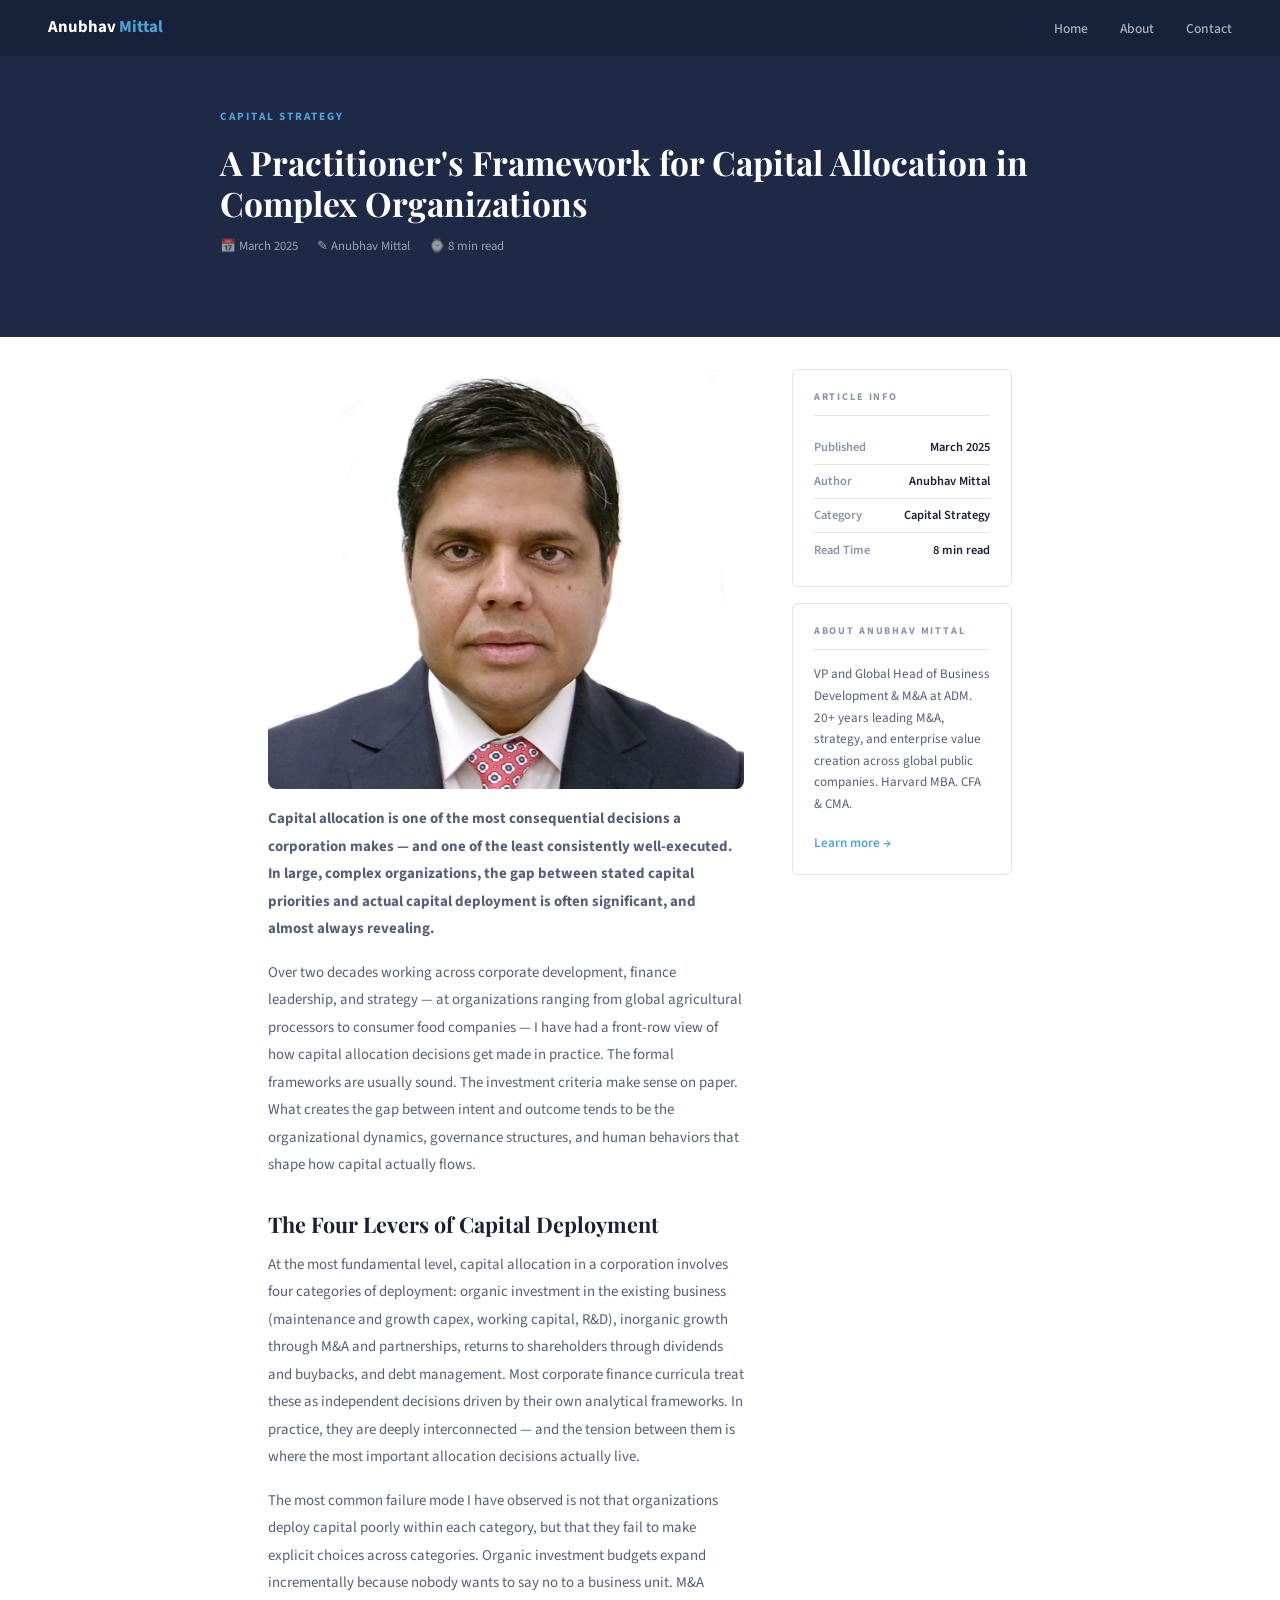
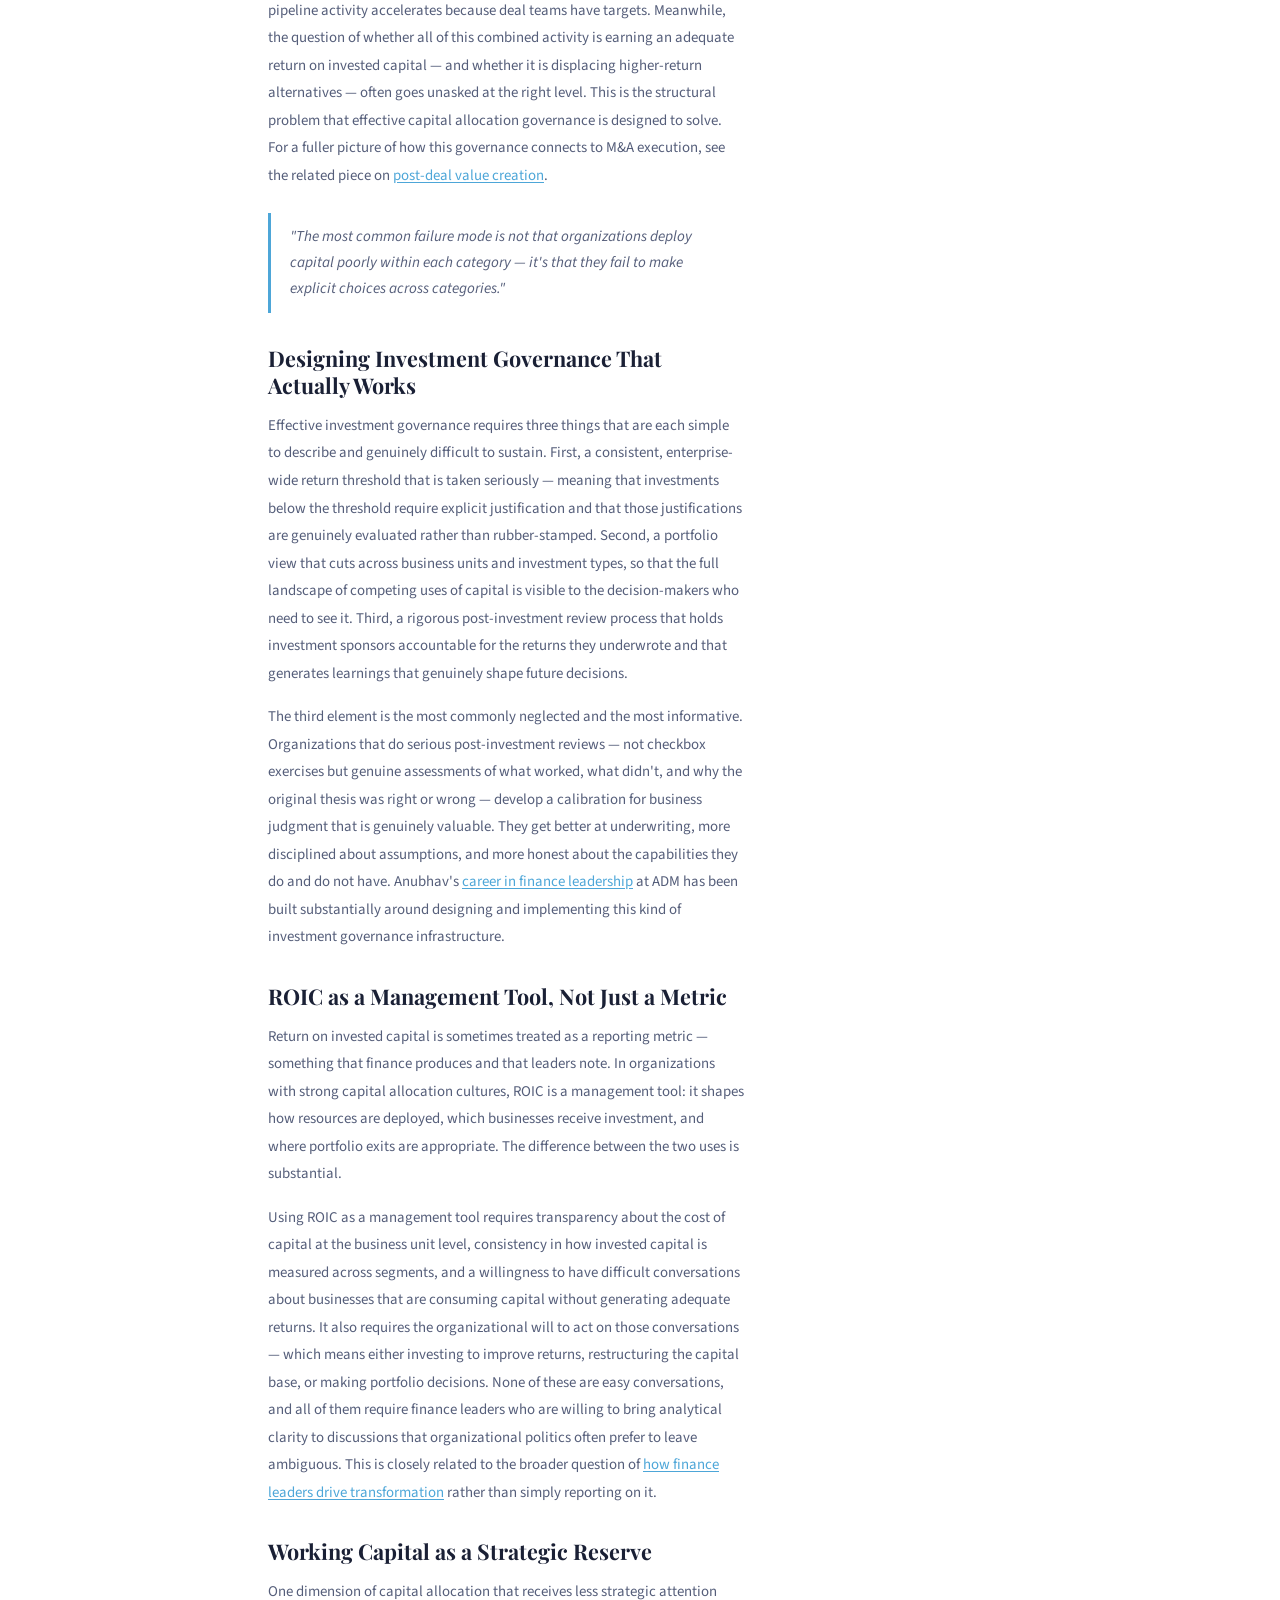
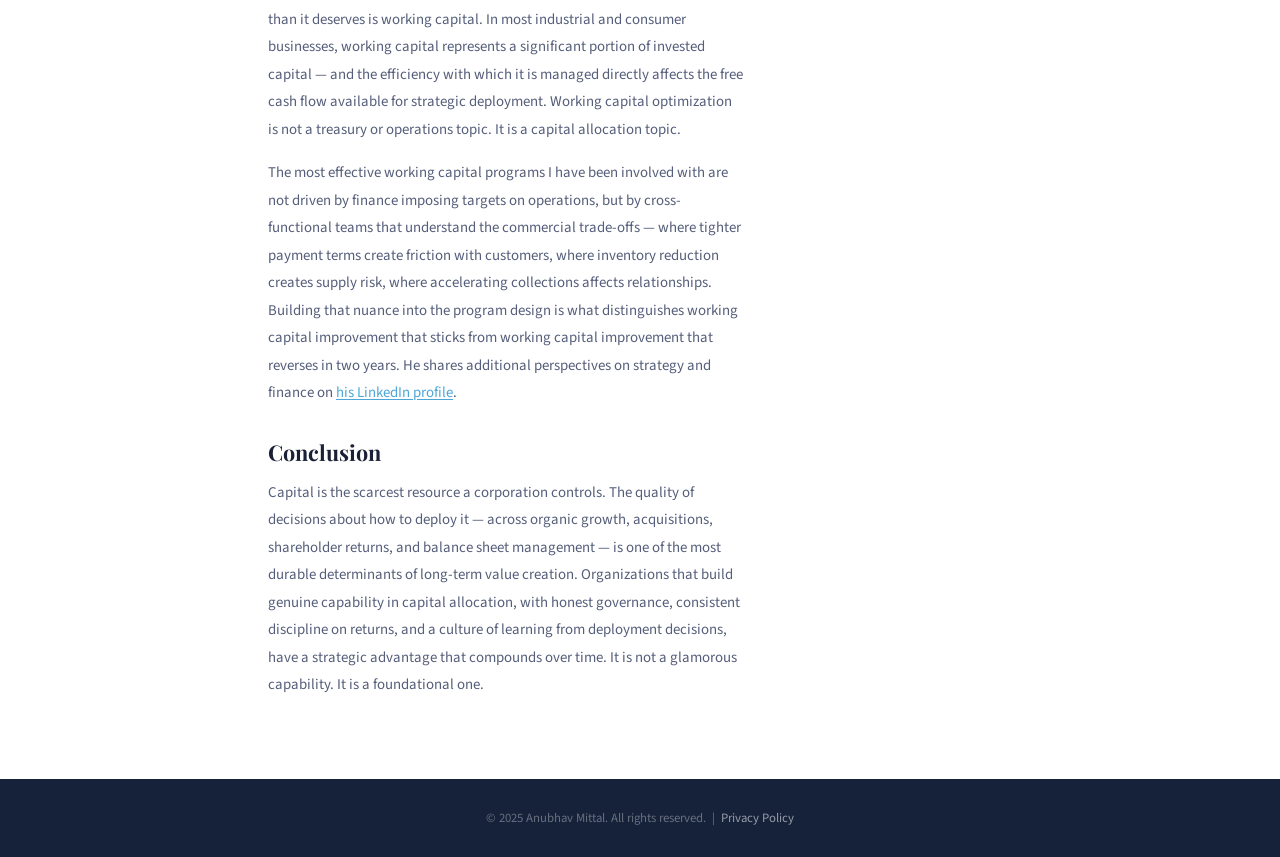
<file: capital-allocation-framework-private-equity.html>
<!DOCTYPE html>
<html lang="en">
<head>
<meta charset="UTF-8"/>
<meta name="viewport" content="width=device-width,initial-scale=1.0"/>
<title>A Practitioner's Framework for Capital Allocation in Complex Organizations | Anubhav Mittal</title>
<meta name="description" content="Anubhav Mittal shares a practitioner's perspective on capital allocation in large, complex organizations — covering investment governance, ROIC discipline, and the human dynamics that determine whether capital deployment creates or destroys value."/>
<link rel="canonical" href="https://anubhavmittal.netlify.app/capital-allocation-framework-private-equity.html"/>

<!-- Open Graph -->
<meta property="og:type" content="article"/>
<meta property="og:title" content="A Practitioner's Framework for Capital Allocation in Complex Organizations"/>
<meta property="og:description" content="Anubhav Mittal shares a practitioner's perspective on capital allocation in large, complex organizations — covering investment governance, ROIC discipline, and the human dynamics that determine whether capital deployment creates or destroys value."/>
<meta property="og:image" content="https://anubhavmittal.netlify.app/images/article-2.jpg"/>
<meta property="og:url" content="https://anubhavmittal.netlify.app/capital-allocation-framework-private-equity.html"/>

<link href="https://fonts.googleapis.com/css2?family=Playfair+Display:wght@700&family=Source+Sans+3:wght@300;400;500;600&display=swap" rel="stylesheet"/>
<link rel="stylesheet" href="assets/style.css"/>

<!-- JSON-LD Schema -->
<script type="application/ld+json">
{
  "@context": "https://schema.org",
  "@graph": [
    {
      "@type": "Person",
      "@id": "https://anubhavmittal.netlify.app/#person",
      "name": "Anubhav Mittal",
      "jobTitle": "VP and Global Head of Business Development & M&A",
      "url": "https://anubhavmittal.netlify.app/",
      "image": "https://anubhavmittal.netlify.app/images/hero.jpg",
      "sameAs": [
        "https://www.facebook.com/anubhav.mittal.581/",
        "https://www.linkedin.com/in/mittalanubhav",
        "https://es.quora.com/profile/Anubhav-Mittal",
        "https://www.reddit.com/user/AnubhavMittal1/",
        "https://github.com/AnubhavMittal01",
        "https://www.crunchbase.com/home",
        "https://dribbble.com/anubhavmittal",
        "https://gravatar.com/anubhavmittal1",
        "https://vimeo.com/anubhavmittal",
        "https://www.producthunt.com/@anubhavmittal01",
        "https://www.angellist.com/",
        "https://www.f6s.com/anubhav-mittal1",
        "https://substack.com/@anubhavmittal1",
        "https://scholar.google.com/citations?user=1wNlmIypxcgC",
        "https://patch.com/users/anubhav-mittal",
        "https://medium.com/@anubhavmittal01",
        "https://muckrack.com/anubhav-mittal-1/bio",
        "https://www.wikidata.org/wiki/User:Anubhavmittal01",
        "https://www.goodreads.com/user/show/200786921-anubhav-mittal",
        "https://www.slideshare.net/anubhavmittal34",
        "https://wikialpha.co/wiki/User:Anubhavmittal01",
        "https://anubhavmittal.com/"
      ]
    },
    {
      "@type": "WebSite",
      "@id": "https://anubhavmittal.netlify.app/#website",
      "url": "https://anubhavmittal.netlify.app/",
      "name": "Anubhav Mittal",
      "publisher": { "@id": "https://anubhavmittal.netlify.app/#person" }
    },
    {
      "@type": "Article",
      "@id": "https://anubhavmittal.netlify.app/capital-allocation-framework-private-equity.html",
      "headline": "A Practitioner's Framework for Capital Allocation in Complex Organizations",
      "datePublished": "2025-03-01",
      "author": { "@id": "https://anubhavmittal.netlify.app/#person" },
      "image": "https://anubhavmittal.netlify.app/images/article-2.jpg",
      "mainEntityOfPage": "https://anubhavmittal.netlify.app/capital-allocation-framework-private-equity.html",
      "url": "https://anubhavmittal.netlify.app/capital-allocation-framework-private-equity.html"
    }
  ]
}
</script>
</head>
<body>

<!-- ══ NAV ═══════════════════════════════════════════════════════ -->
<nav id="main-nav">
  <a class="nav-logo" href="/">Anubhav<span> Mittal</span></a>
  <ul class="nav-links">
    <li><a href="/">Home</a></li>
    <li><a href="about.html">About</a></li>
    <li><a href="contact.html">Contact</a></li>
  </ul>
</nav>

<!-- ══ ARTICLE HERO ══════════════════════════════════════════════ -->
<div class="art-hero">
  <div class="art-hero-inner">
    <p class="eyebrow" style="color:var(--blue)">Capital Strategy</p>
    <h1 class="art-hero-title">A Practitioner's Framework for Capital Allocation in Complex Organizations</h1>
    <div class="art-meta">
      <div class="art-meta-item">&#128197; March 2025</div>
      <div class="art-meta-item">&#9998; Anubhav Mittal</div>
      <div class="art-meta-item">&#8986; 8 min read</div>
    </div>
  </div>
</div>

<!-- ══ ARTICLE BODY ══════════════════════════════════════════════ -->
<div class="art-body">
  <article>
    <img class="art-hero-image" src="images/article-2.jpg" alt="Capital allocation framework for complex organizations"/>

    <p class="art-p"><strong>Capital allocation is one of the most consequential decisions a corporation makes — and one of the least consistently well-executed. In large, complex organizations, the gap between stated capital priorities and actual capital deployment is often significant, and almost always revealing.</strong></p>

    <p class="art-p">Over two decades working across corporate development, finance leadership, and strategy — at organizations ranging from global agricultural processors to consumer food companies — I have had a front-row view of how capital allocation decisions get made in practice. The formal frameworks are usually sound. The investment criteria make sense on paper. What creates the gap between intent and outcome tends to be the organizational dynamics, governance structures, and human behaviors that shape how capital actually flows.</p>

    <h2 class="art-h2">The Four Levers of Capital Deployment</h2>
    <p class="art-p">At the most fundamental level, capital allocation in a corporation involves four categories of deployment: organic investment in the existing business (maintenance and growth capex, working capital, R&amp;D), inorganic growth through M&amp;A and partnerships, returns to shareholders through dividends and buybacks, and debt management. Most corporate finance curricula treat these as independent decisions driven by their own analytical frameworks. In practice, they are deeply interconnected — and the tension between them is where the most important allocation decisions actually live.</p>
    <p class="art-p">The most common failure mode I have observed is not that organizations deploy capital poorly within each category, but that they fail to make explicit choices across categories. Organic investment budgets expand incrementally because nobody wants to say no to a business unit. M&amp;A pipeline activity accelerates because deal teams have targets. Meanwhile, the question of whether all of this combined activity is earning an adequate return on invested capital — and whether it is displacing higher-return alternatives — often goes unasked at the right level. This is the structural problem that effective capital allocation governance is designed to solve. For a fuller picture of how this governance connects to M&amp;A execution, see the related piece on <a href="ma-value-creation-beyond-the-deal.html">post-deal value creation</a>.</p>

    <div class="art-quote">"The most common failure mode is not that organizations deploy capital poorly within each category — it's that they fail to make explicit choices across categories."</div>

    <h2 class="art-h2">Designing Investment Governance That Actually Works</h2>
    <p class="art-p">Effective investment governance requires three things that are each simple to describe and genuinely difficult to sustain. First, a consistent, enterprise-wide return threshold that is taken seriously — meaning that investments below the threshold require explicit justification and that those justifications are genuinely evaluated rather than rubber-stamped. Second, a portfolio view that cuts across business units and investment types, so that the full landscape of competing uses of capital is visible to the decision-makers who need to see it. Third, a rigorous post-investment review process that holds investment sponsors accountable for the returns they underwrote and that generates learnings that genuinely shape future decisions.</p>
    <p class="art-p">The third element is the most commonly neglected and the most informative. Organizations that do serious post-investment reviews — not checkbox exercises but genuine assessments of what worked, what didn't, and why the original thesis was right or wrong — develop a calibration for business judgment that is genuinely valuable. They get better at underwriting, more disciplined about assumptions, and more honest about the capabilities they do and do not have. Anubhav's <a href="about.html">career in finance leadership</a> at ADM has been built substantially around designing and implementing this kind of investment governance infrastructure.</p>

    <h2 class="art-h2">ROIC as a Management Tool, Not Just a Metric</h2>
    <p class="art-p">Return on invested capital is sometimes treated as a reporting metric — something that finance produces and that leaders note. In organizations with strong capital allocation cultures, ROIC is a management tool: it shapes how resources are deployed, which businesses receive investment, and where portfolio exits are appropriate. The difference between the two uses is substantial.</p>
    <p class="art-p">Using ROIC as a management tool requires transparency about the cost of capital at the business unit level, consistency in how invested capital is measured across segments, and a willingness to have difficult conversations about businesses that are consuming capital without generating adequate returns. It also requires the organizational will to act on those conversations — which means either investing to improve returns, restructuring the capital base, or making portfolio decisions. None of these are easy conversations, and all of them require finance leaders who are willing to bring analytical clarity to discussions that organizational politics often prefer to leave ambiguous. This is closely related to the broader question of <a href="corporate-transformation-finance-leadership.html">how finance leaders drive transformation</a> rather than simply reporting on it.</p>

    <h2 class="art-h2">Working Capital as a Strategic Reserve</h2>
    <p class="art-p">One dimension of capital allocation that receives less strategic attention than it deserves is working capital. In most industrial and consumer businesses, working capital represents a significant portion of invested capital — and the efficiency with which it is managed directly affects the free cash flow available for strategic deployment. Working capital optimization is not a treasury or operations topic. It is a capital allocation topic.</p>
    <p class="art-p">The most effective working capital programs I have been involved with are not driven by finance imposing targets on operations, but by cross-functional teams that understand the commercial trade-offs — where tighter payment terms create friction with customers, where inventory reduction creates supply risk, where accelerating collections affects relationships. Building that nuance into the program design is what distinguishes working capital improvement that sticks from working capital improvement that reverses in two years. He shares additional perspectives on strategy and finance on <a href="https://www.linkedin.com/in/mittalanubhav" target="_blank" rel="noopener">his LinkedIn profile</a>.</p>

    <h2 class="art-h2">Conclusion</h2>
    <p class="art-p">Capital is the scarcest resource a corporation controls. The quality of decisions about how to deploy it — across organic growth, acquisitions, shareholder returns, and balance sheet management — is one of the most durable determinants of long-term value creation. Organizations that build genuine capability in capital allocation, with honest governance, consistent discipline on returns, and a culture of learning from deployment decisions, have a strategic advantage that compounds over time. It is not a glamorous capability. It is a foundational one.</p>
  </article>

  <aside class="art-sidebar-box">
    <div class="art-sb-box">
      <span class="art-sb-label">Article Info</span>
      <div class="art-sb-row"><span>Published</span><span>March 2025</span></div>
      <div class="art-sb-row"><span>Author</span><span>Anubhav Mittal</span></div>
      <div class="art-sb-row"><span>Category</span><span>Capital Strategy</span></div>
      <div class="art-sb-row"><span>Read Time</span><span>8 min read</span></div>
    </div>

    <div class="art-sb-box">
      <span class="art-sb-label">About Anubhav Mittal</span>
      <p style="font-size:.82rem;color:var(--tm);line-height:1.65;margin-bottom:.8rem">VP and Global Head of Business Development &amp; M&amp;A at ADM. 20+ years leading M&amp;A, strategy, and enterprise value creation across global public companies. Harvard MBA. CFA &amp; CMA.</p>
      <a href="about.html" style="font-size:.82rem;font-weight:600;color:var(--blue);text-decoration:none">Learn more →</a>
    </div>
  </aside>
</div>

<footer>
  <p>&copy; 2025 Anubhav Mittal. All rights reserved. &nbsp;|&nbsp; <a href="privacy.html">Privacy Policy</a></p>
</footer>
</body>
</html>
</file>
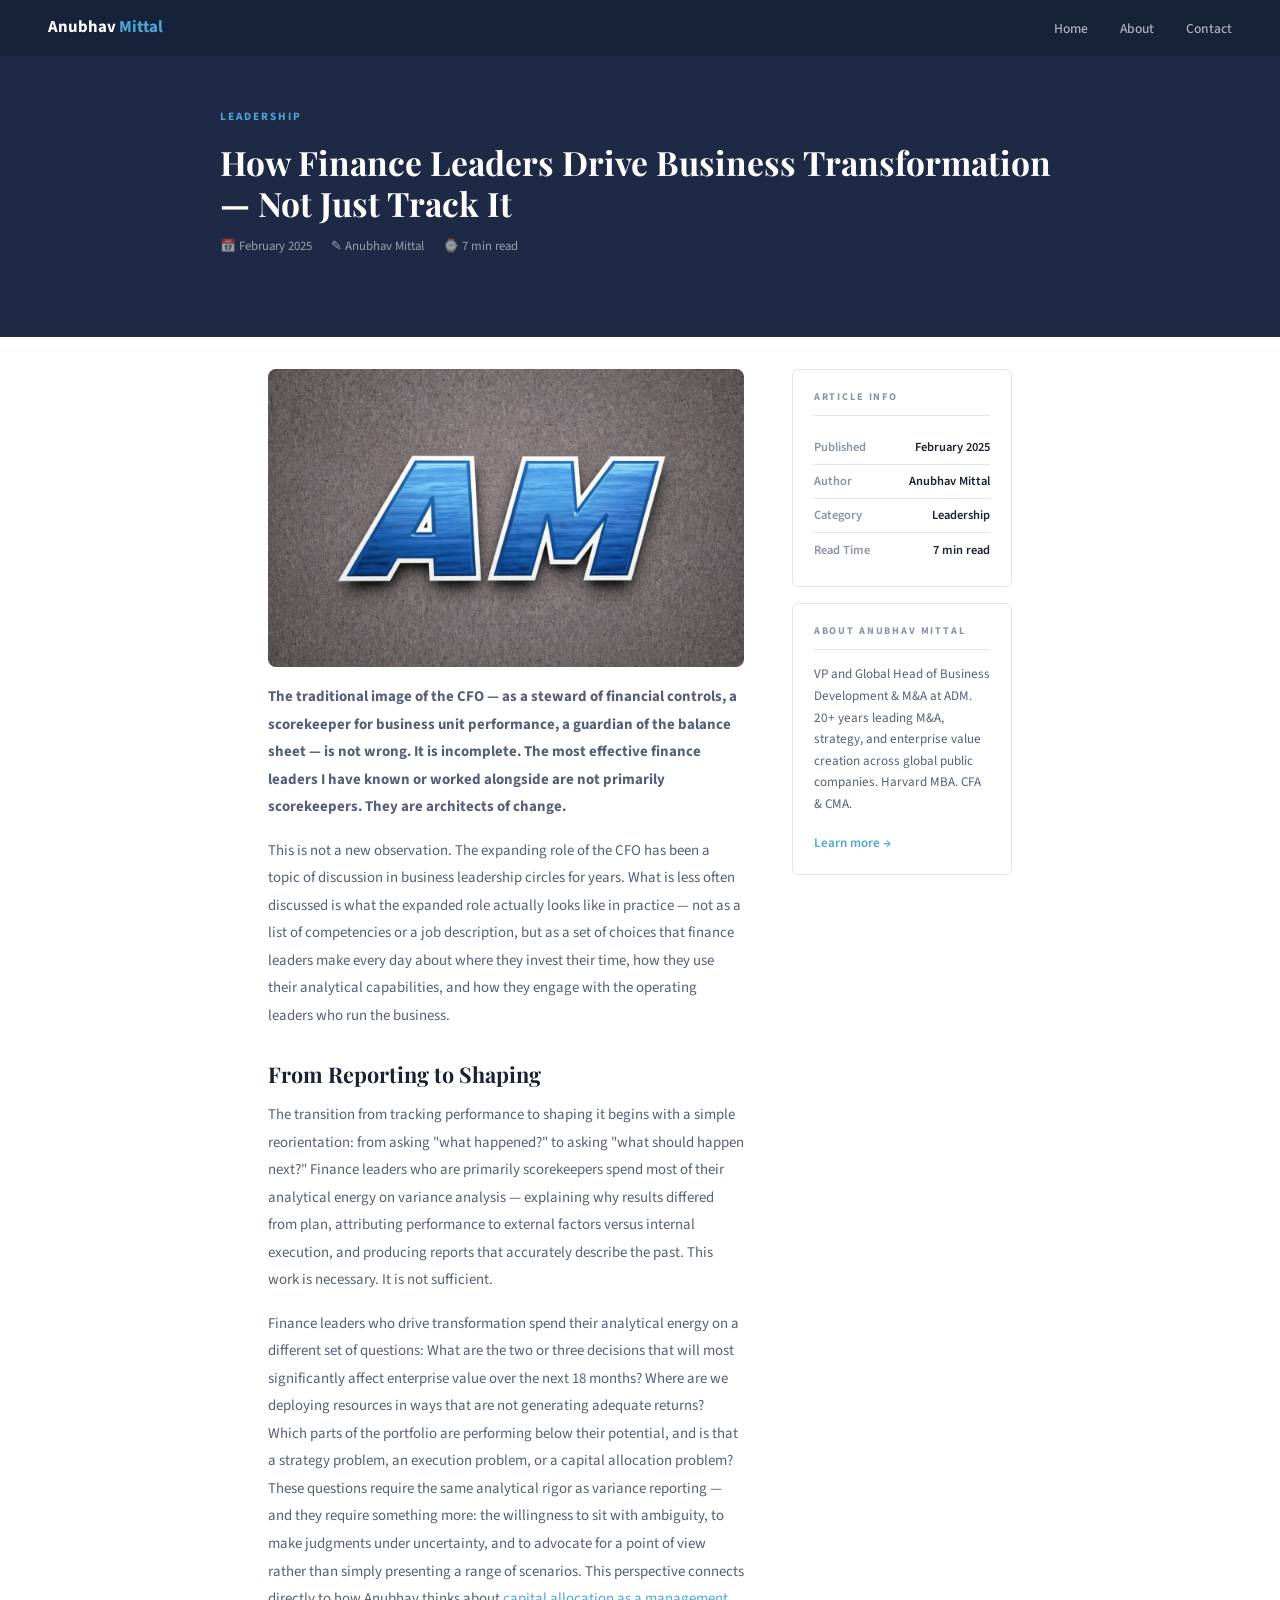
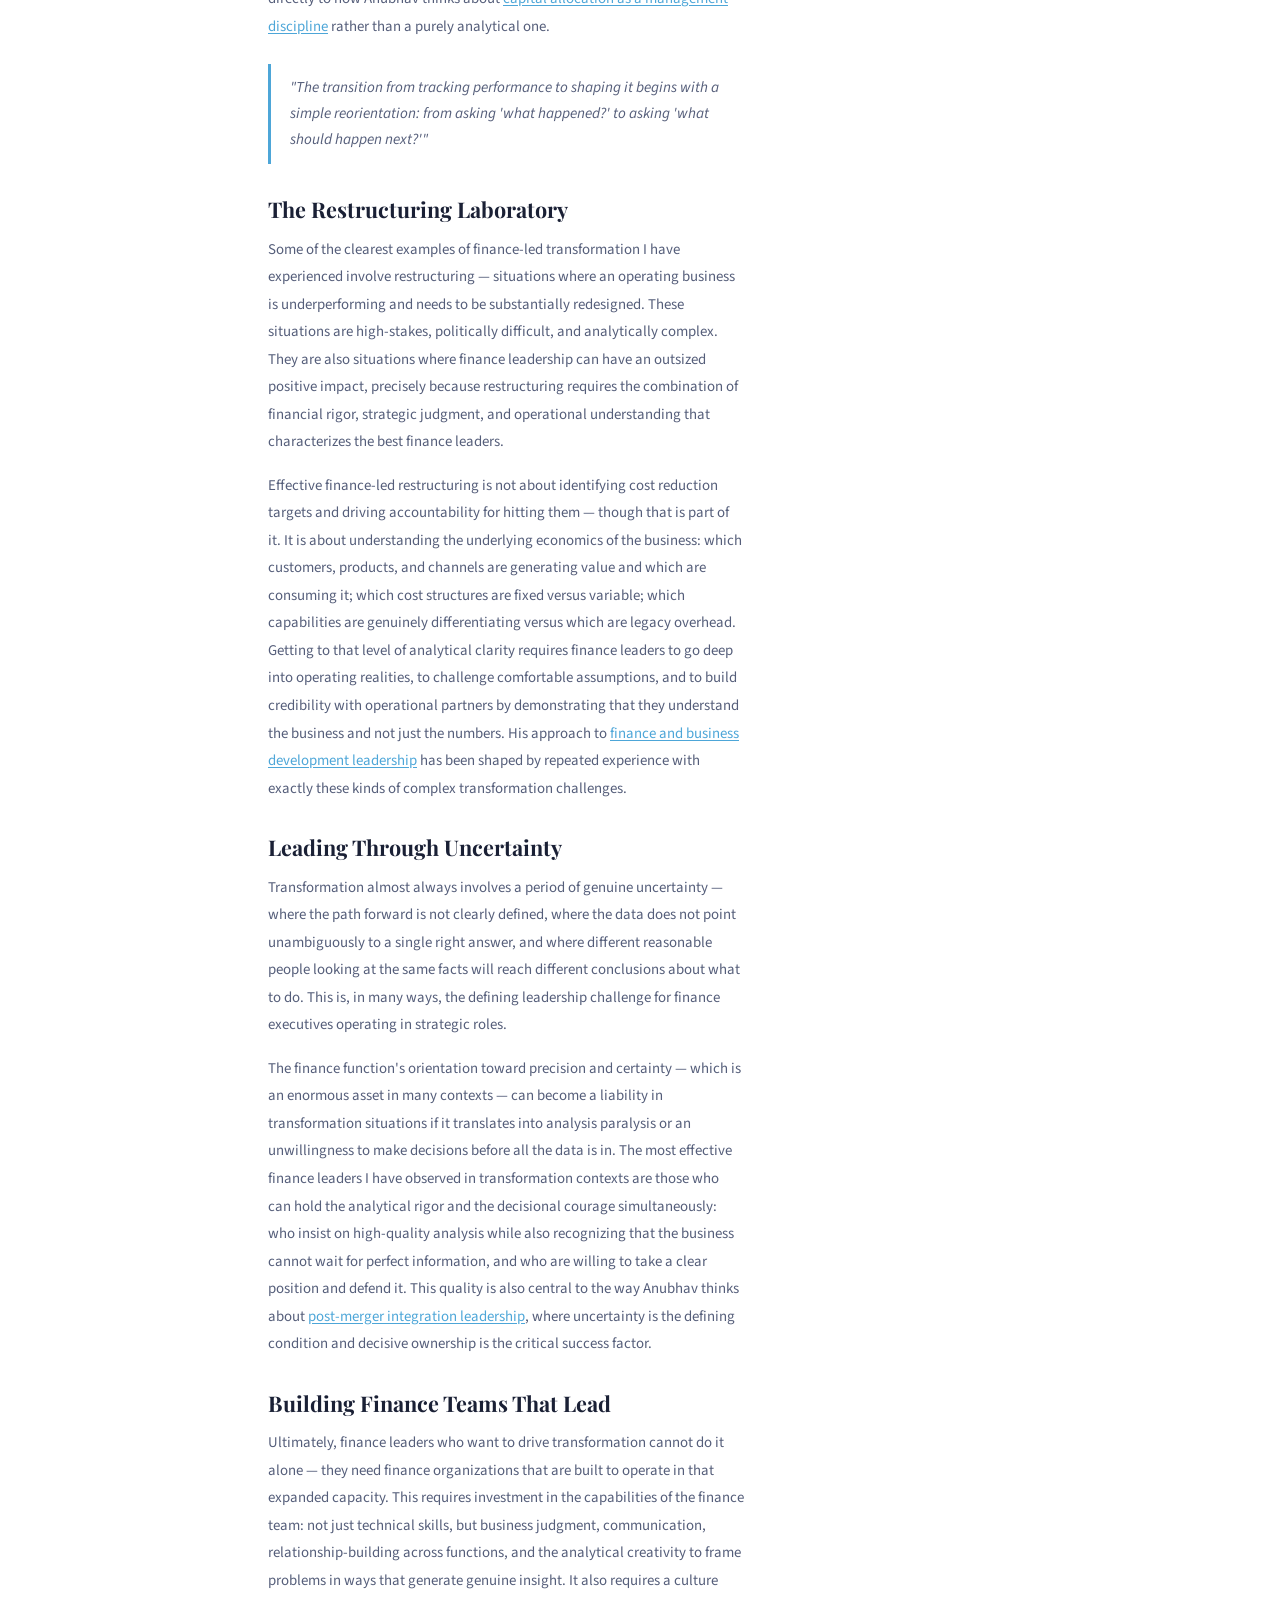
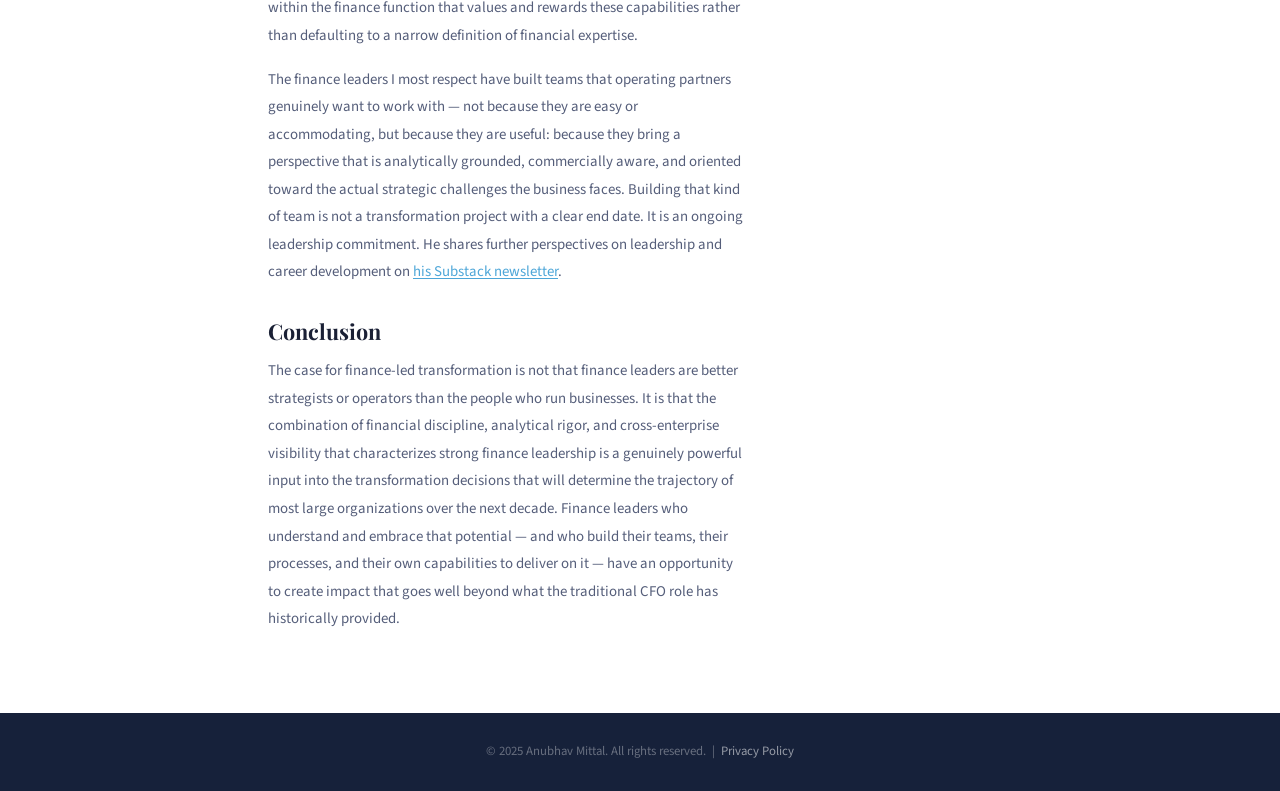
<file: corporate-transformation-finance-leadership.html>
<!DOCTYPE html>
<html lang="en">
<head>
<meta charset="UTF-8"/>
<meta name="viewport" content="width=device-width,initial-scale=1.0"/>
<title>How Finance Leaders Drive Business Transformation — Not Just Track It | Anubhav Mittal</title>
<meta name="description" content="Anubhav Mittal on how modern CFOs and finance leaders can move beyond reporting and control to become genuine drivers of business transformation, growth, and enterprise value creation."/>
<link rel="canonical" href="https://anubhavmittal.netlify.app/corporate-transformation-finance-leadership.html"/>

<!-- Open Graph -->
<meta property="og:type" content="article"/>
<meta property="og:title" content="How Finance Leaders Drive Business Transformation — Not Just Track It"/>
<meta property="og:description" content="Anubhav Mittal on how modern CFOs and finance leaders can move beyond reporting and control to become genuine drivers of business transformation, growth, and enterprise value creation."/>
<meta property="og:image" content="https://anubhavmittal.netlify.app/images/article-3.jpg"/>
<meta property="og:url" content="https://anubhavmittal.netlify.app/corporate-transformation-finance-leadership.html"/>

<link href="https://fonts.googleapis.com/css2?family=Playfair+Display:wght@700&family=Source+Sans+3:wght@300;400;500;600&display=swap" rel="stylesheet"/>
<link rel="stylesheet" href="assets/style.css"/>

<!-- JSON-LD Schema -->
<script type="application/ld+json">
{
  "@context": "https://schema.org",
  "@graph": [
    {
      "@type": "Person",
      "@id": "https://anubhavmittal.netlify.app/#person",
      "name": "Anubhav Mittal",
      "jobTitle": "VP and Global Head of Business Development & M&A",
      "url": "https://anubhavmittal.netlify.app/",
      "image": "https://anubhavmittal.netlify.app/images/hero.jpg",
      "sameAs": [
        "https://www.facebook.com/anubhav.mittal.581/",
        "https://www.linkedin.com/in/mittalanubhav",
        "https://es.quora.com/profile/Anubhav-Mittal",
        "https://www.reddit.com/user/AnubhavMittal1/",
        "https://github.com/AnubhavMittal01",
        "https://www.crunchbase.com/home",
        "https://dribbble.com/anubhavmittal",
        "https://gravatar.com/anubhavmittal1",
        "https://vimeo.com/anubhavmittal",
        "https://www.producthunt.com/@anubhavmittal01",
        "https://www.angellist.com/",
        "https://www.f6s.com/anubhav-mittal1",
        "https://substack.com/@anubhavmittal1",
        "https://scholar.google.com/citations?user=1wNlmIypxcgC",
        "https://patch.com/users/anubhav-mittal",
        "https://medium.com/@anubhavmittal01",
        "https://muckrack.com/anubhav-mittal-1/bio",
        "https://www.wikidata.org/wiki/User:Anubhavmittal01",
        "https://www.goodreads.com/user/show/200786921-anubhav-mittal",
        "https://www.slideshare.net/anubhavmittal34",
        "https://wikialpha.co/wiki/User:Anubhavmittal01",
        "https://anubhavmittal.com/"
      ]
    },
    {
      "@type": "WebSite",
      "@id": "https://anubhavmittal.netlify.app/#website",
      "url": "https://anubhavmittal.netlify.app/",
      "name": "Anubhav Mittal",
      "publisher": { "@id": "https://anubhavmittal.netlify.app/#person" }
    },
    {
      "@type": "Article",
      "@id": "https://anubhavmittal.netlify.app/corporate-transformation-finance-leadership.html",
      "headline": "How Finance Leaders Drive Business Transformation — Not Just Track It",
      "datePublished": "2025-02-01",
      "author": { "@id": "https://anubhavmittal.netlify.app/#person" },
      "image": "https://anubhavmittal.netlify.app/images/article-3.jpg",
      "mainEntityOfPage": "https://anubhavmittal.netlify.app/corporate-transformation-finance-leadership.html",
      "url": "https://anubhavmittal.netlify.app/corporate-transformation-finance-leadership.html"
    }
  ]
}
</script>
</head>
<body>

<!-- ══ NAV ═══════════════════════════════════════════════════════ -->
<nav id="main-nav">
  <a class="nav-logo" href="/">Anubhav<span> Mittal</span></a>
  <ul class="nav-links">
    <li><a href="/">Home</a></li>
    <li><a href="about.html">About</a></li>
    <li><a href="contact.html">Contact</a></li>
  </ul>
</nav>

<!-- ══ ARTICLE HERO ══════════════════════════════════════════════ -->
<div class="art-hero">
  <div class="art-hero-inner">
    <p class="eyebrow" style="color:var(--blue)">Leadership</p>
    <h1 class="art-hero-title">How Finance Leaders Drive Business Transformation — Not Just Track It</h1>
    <div class="art-meta">
      <div class="art-meta-item">&#128197; February 2025</div>
      <div class="art-meta-item">&#9998; Anubhav Mittal</div>
      <div class="art-meta-item">&#8986; 7 min read</div>
    </div>
  </div>
</div>

<!-- ══ ARTICLE BODY ══════════════════════════════════════════════ -->
<div class="art-body">
  <article>
    <img class="art-hero-image" src="images/article-3.jpg" alt="Finance leadership and corporate transformation"/>

    <p class="art-p"><strong>The traditional image of the CFO — as a steward of financial controls, a scorekeeper for business unit performance, a guardian of the balance sheet — is not wrong. It is incomplete. The most effective finance leaders I have known or worked alongside are not primarily scorekeepers. They are architects of change.</strong></p>

    <p class="art-p">This is not a new observation. The expanding role of the CFO has been a topic of discussion in business leadership circles for years. What is less often discussed is what the expanded role actually looks like in practice — not as a list of competencies or a job description, but as a set of choices that finance leaders make every day about where they invest their time, how they use their analytical capabilities, and how they engage with the operating leaders who run the business.</p>

    <h2 class="art-h2">From Reporting to Shaping</h2>
    <p class="art-p">The transition from tracking performance to shaping it begins with a simple reorientation: from asking "what happened?" to asking "what should happen next?" Finance leaders who are primarily scorekeepers spend most of their analytical energy on variance analysis — explaining why results differed from plan, attributing performance to external factors versus internal execution, and producing reports that accurately describe the past. This work is necessary. It is not sufficient.</p>
    <p class="art-p">Finance leaders who drive transformation spend their analytical energy on a different set of questions: What are the two or three decisions that will most significantly affect enterprise value over the next 18 months? Where are we deploying resources in ways that are not generating adequate returns? Which parts of the portfolio are performing below their potential, and is that a strategy problem, an execution problem, or a capital allocation problem? These questions require the same analytical rigor as variance reporting — and they require something more: the willingness to sit with ambiguity, to make judgments under uncertainty, and to advocate for a point of view rather than simply presenting a range of scenarios. This perspective connects directly to how Anubhav thinks about <a href="capital-allocation-framework-private-equity.html">capital allocation as a management discipline</a> rather than a purely analytical one.</p>

    <div class="art-quote">"The transition from tracking performance to shaping it begins with a simple reorientation: from asking 'what happened?' to asking 'what should happen next?'"</div>

    <h2 class="art-h2">The Restructuring Laboratory</h2>
    <p class="art-p">Some of the clearest examples of finance-led transformation I have experienced involve restructuring — situations where an operating business is underperforming and needs to be substantially redesigned. These situations are high-stakes, politically difficult, and analytically complex. They are also situations where finance leadership can have an outsized positive impact, precisely because restructuring requires the combination of financial rigor, strategic judgment, and operational understanding that characterizes the best finance leaders.</p>
    <p class="art-p">Effective finance-led restructuring is not about identifying cost reduction targets and driving accountability for hitting them — though that is part of it. It is about understanding the underlying economics of the business: which customers, products, and channels are generating value and which are consuming it; which cost structures are fixed versus variable; which capabilities are genuinely differentiating versus which are legacy overhead. Getting to that level of analytical clarity requires finance leaders to go deep into operating realities, to challenge comfortable assumptions, and to build credibility with operational partners by demonstrating that they understand the business and not just the numbers. His approach to <a href="about.html">finance and business development leadership</a> has been shaped by repeated experience with exactly these kinds of complex transformation challenges.</p>

    <h2 class="art-h2">Leading Through Uncertainty</h2>
    <p class="art-p">Transformation almost always involves a period of genuine uncertainty — where the path forward is not clearly defined, where the data does not point unambiguously to a single right answer, and where different reasonable people looking at the same facts will reach different conclusions about what to do. This is, in many ways, the defining leadership challenge for finance executives operating in strategic roles.</p>
    <p class="art-p">The finance function's orientation toward precision and certainty — which is an enormous asset in many contexts — can become a liability in transformation situations if it translates into analysis paralysis or an unwillingness to make decisions before all the data is in. The most effective finance leaders I have observed in transformation contexts are those who can hold the analytical rigor and the decisional courage simultaneously: who insist on high-quality analysis while also recognizing that the business cannot wait for perfect information, and who are willing to take a clear position and defend it. This quality is also central to the way Anubhav thinks about <a href="ma-value-creation-beyond-the-deal.html">post-merger integration leadership</a>, where uncertainty is the defining condition and decisive ownership is the critical success factor.</p>

    <h2 class="art-h2">Building Finance Teams That Lead</h2>
    <p class="art-p">Ultimately, finance leaders who want to drive transformation cannot do it alone — they need finance organizations that are built to operate in that expanded capacity. This requires investment in the capabilities of the finance team: not just technical skills, but business judgment, communication, relationship-building across functions, and the analytical creativity to frame problems in ways that generate genuine insight. It also requires a culture within the finance function that values and rewards these capabilities rather than defaulting to a narrow definition of financial expertise.</p>
    <p class="art-p">The finance leaders I most respect have built teams that operating partners genuinely want to work with — not because they are easy or accommodating, but because they are useful: because they bring a perspective that is analytically grounded, commercially aware, and oriented toward the actual strategic challenges the business faces. Building that kind of team is not a transformation project with a clear end date. It is an ongoing leadership commitment. He shares further perspectives on leadership and career development on <a href="https://substack.com/@anubhavmittal1" target="_blank" rel="noopener">his Substack newsletter</a>.</p>

    <h2 class="art-h2">Conclusion</h2>
    <p class="art-p">The case for finance-led transformation is not that finance leaders are better strategists or operators than the people who run businesses. It is that the combination of financial discipline, analytical rigor, and cross-enterprise visibility that characterizes strong finance leadership is a genuinely powerful input into the transformation decisions that will determine the trajectory of most large organizations over the next decade. Finance leaders who understand and embrace that potential — and who build their teams, their processes, and their own capabilities to deliver on it — have an opportunity to create impact that goes well beyond what the traditional CFO role has historically provided.</p>
  </article>

  <aside class="art-sidebar-box">
    <div class="art-sb-box">
      <span class="art-sb-label">Article Info</span>
      <div class="art-sb-row"><span>Published</span><span>February 2025</span></div>
      <div class="art-sb-row"><span>Author</span><span>Anubhav Mittal</span></div>
      <div class="art-sb-row"><span>Category</span><span>Leadership</span></div>
      <div class="art-sb-row"><span>Read Time</span><span>7 min read</span></div>
    </div>

    <div class="art-sb-box">
      <span class="art-sb-label">About Anubhav Mittal</span>
      <p style="font-size:.82rem;color:var(--tm);line-height:1.65;margin-bottom:.8rem">VP and Global Head of Business Development &amp; M&amp;A at ADM. 20+ years leading M&amp;A, strategy, and enterprise value creation across global public companies. Harvard MBA. CFA &amp; CMA.</p>
      <a href="about.html" style="font-size:.82rem;font-weight:600;color:var(--blue);text-decoration:none">Learn more →</a>
    </div>
  </aside>
</div>

<footer>
  <p>&copy; 2025 Anubhav Mittal. All rights reserved. &nbsp;|&nbsp; <a href="privacy.html">Privacy Policy</a></p>
</footer>
</body>
</html>
</file>
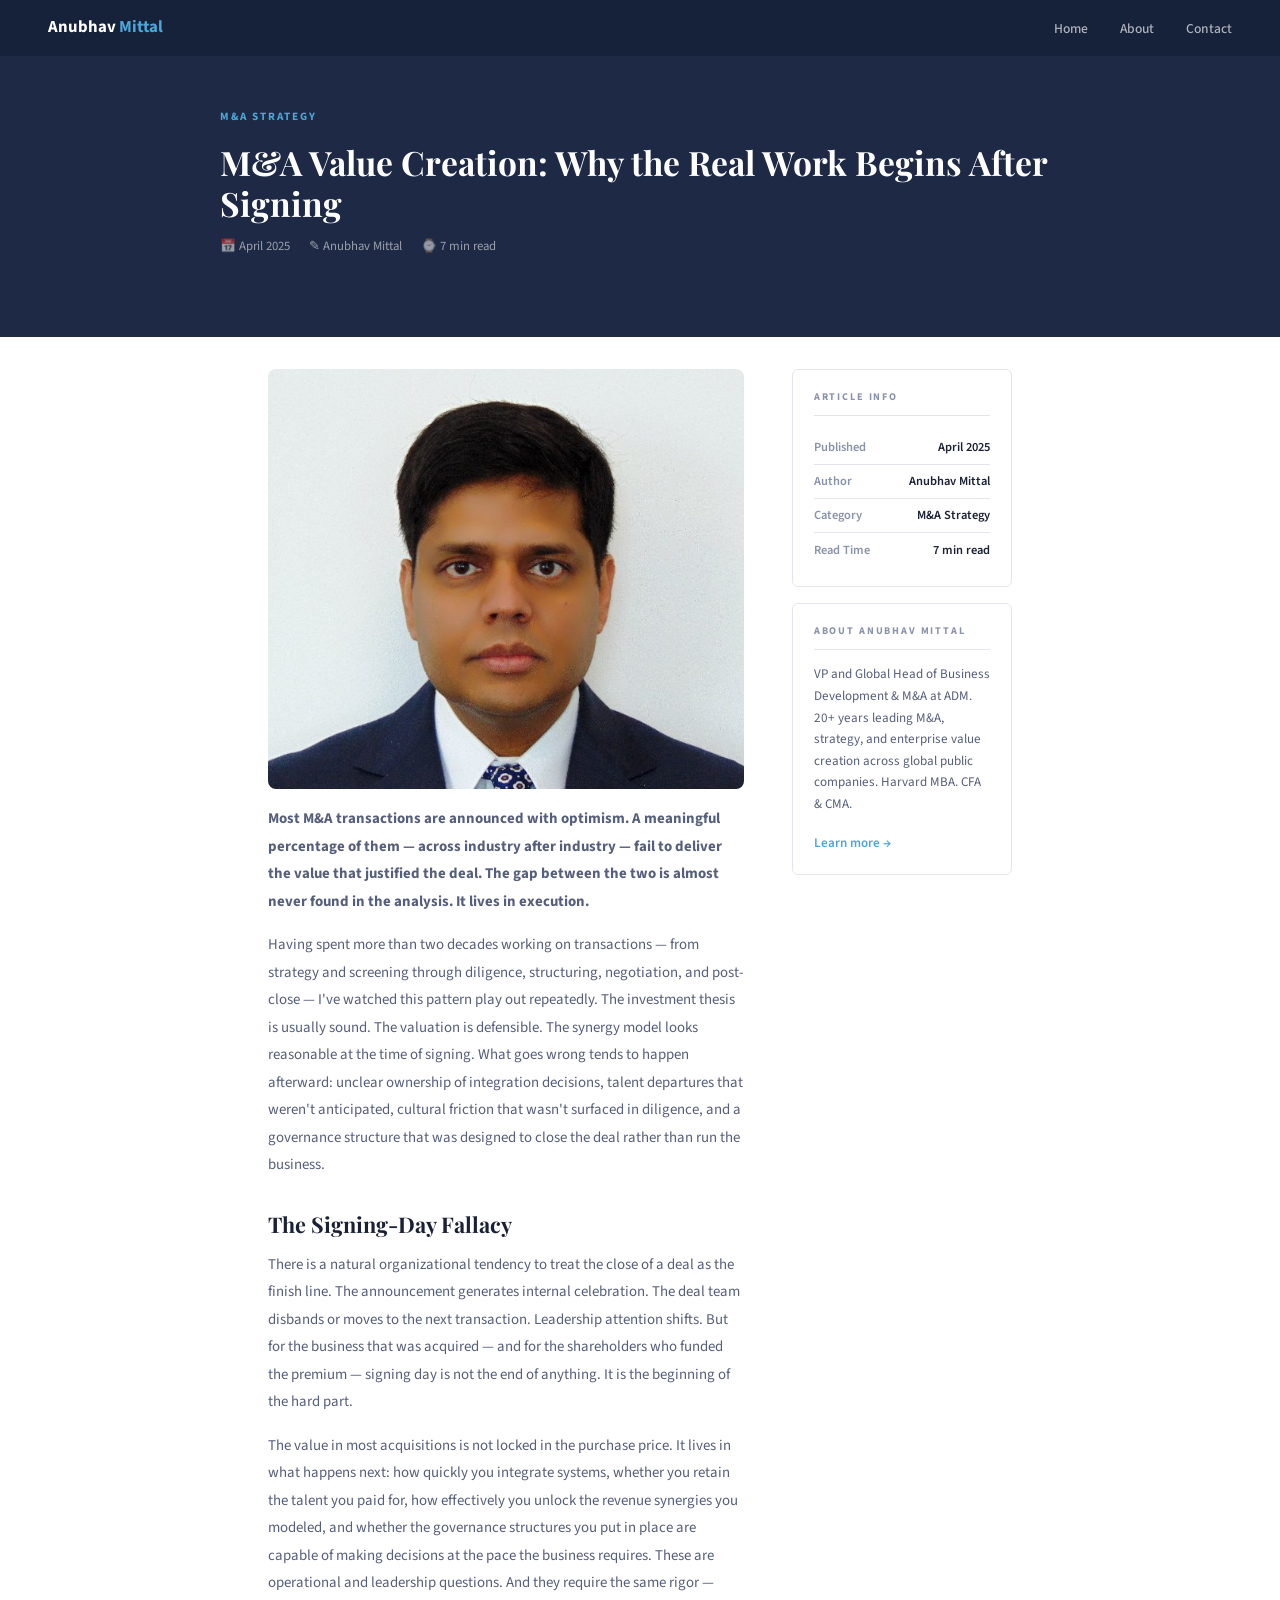
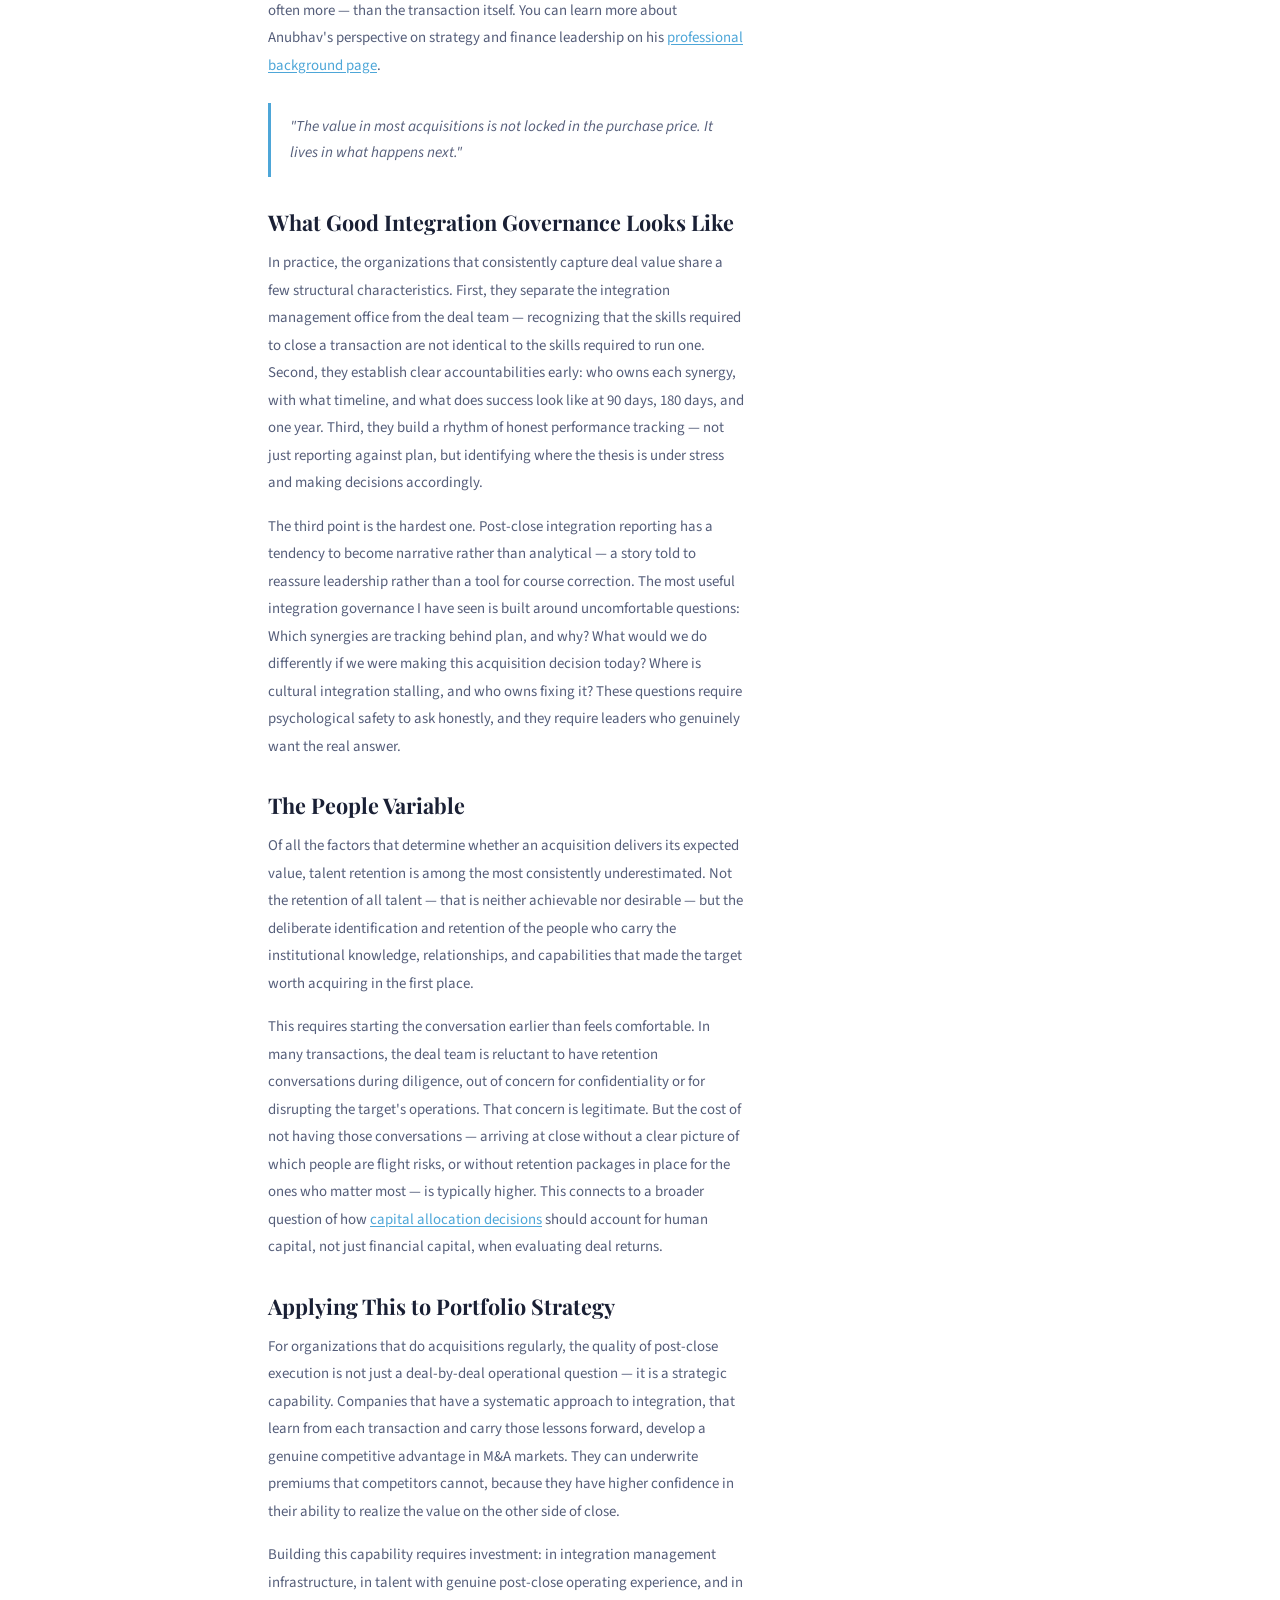
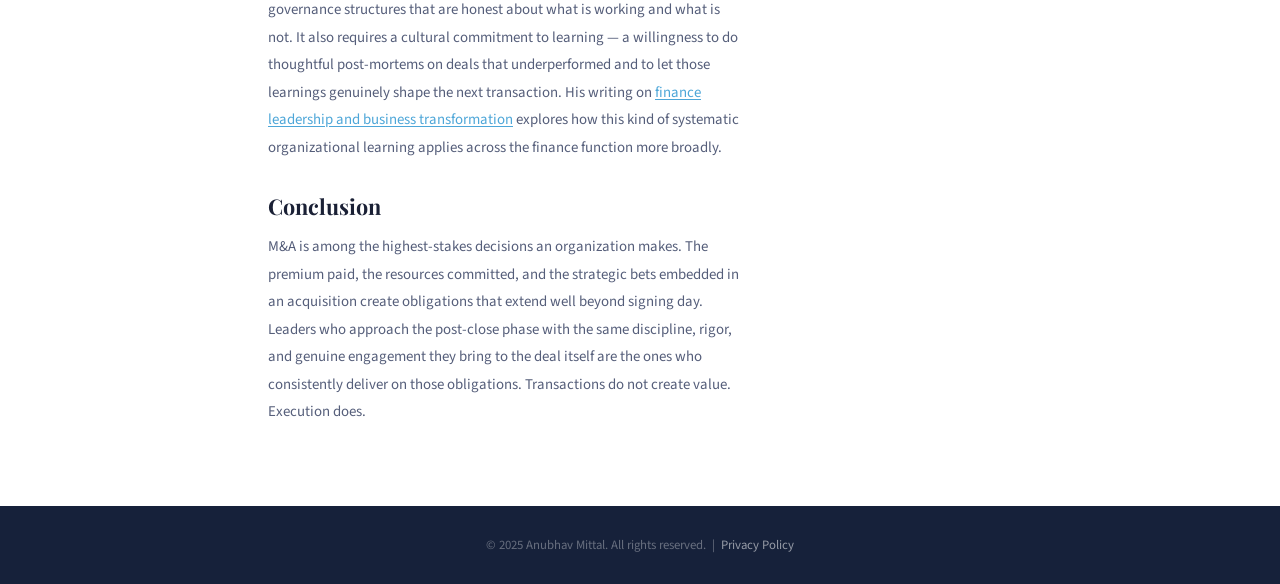
<file: ma-value-creation-beyond-the-deal.html>
<!DOCTYPE html>
<html lang="en">
<head>
<meta charset="UTF-8"/>
<meta name="viewport" content="width=device-width,initial-scale=1.0"/>
<title>M&amp;A Value Creation: Why the Real Work Begins After Signing | Anubhav Mittal</title>
<meta name="description" content="Anubhav Mittal on why M&amp;A value creation depends less on the transaction itself and more on the integration discipline, governance, and leadership alignment that follow closing."/>
<link rel="canonical" href="https://anubhavmittal.netlify.app/ma-value-creation-beyond-the-deal.html"/>

<!-- Open Graph -->
<meta property="og:type" content="article"/>
<meta property="og:title" content="M&amp;A Value Creation: Why the Real Work Begins After Signing"/>
<meta property="og:description" content="Anubhav Mittal on why M&amp;A value creation depends less on the transaction itself and more on the integration discipline, governance, and leadership alignment that follow closing."/>
<meta property="og:image" content="https://anubhavmittal.netlify.app/images/article-1.jpg"/>
<meta property="og:url" content="https://anubhavmittal.netlify.app/ma-value-creation-beyond-the-deal.html"/>

<link href="https://fonts.googleapis.com/css2?family=Playfair+Display:wght@700&family=Source+Sans+3:wght@300;400;500;600&display=swap" rel="stylesheet"/>
<link rel="stylesheet" href="assets/style.css"/>

<!-- JSON-LD Schema -->
<script type="application/ld+json">
{
  "@context": "https://schema.org",
  "@graph": [
    {
      "@type": "Person",
      "@id": "https://anubhavmittal.netlify.app/#person",
      "name": "Anubhav Mittal",
      "jobTitle": "VP and Global Head of Business Development & M&A",
      "url": "https://anubhavmittal.netlify.app/",
      "image": "https://anubhavmittal.netlify.app/images/hero.jpg",
      "sameAs": [
        "https://www.facebook.com/anubhav.mittal.581/",
        "https://www.linkedin.com/in/mittalanubhav",
        "https://es.quora.com/profile/Anubhav-Mittal",
        "https://www.reddit.com/user/AnubhavMittal1/",
        "https://github.com/AnubhavMittal01",
        "https://www.crunchbase.com/home",
        "https://dribbble.com/anubhavmittal",
        "https://gravatar.com/anubhavmittal1",
        "https://vimeo.com/anubhavmittal",
        "https://www.producthunt.com/@anubhavmittal01",
        "https://www.angellist.com/",
        "https://www.f6s.com/anubhav-mittal1",
        "https://substack.com/@anubhavmittal1",
        "https://scholar.google.com/citations?user=1wNlmIypxcgC",
        "https://patch.com/users/anubhav-mittal",
        "https://medium.com/@anubhavmittal01",
        "https://muckrack.com/anubhav-mittal-1/bio",
        "https://www.wikidata.org/wiki/User:Anubhavmittal01",
        "https://www.goodreads.com/user/show/200786921-anubhav-mittal",
        "https://www.slideshare.net/anubhavmittal34",
        "https://wikialpha.co/wiki/User:Anubhavmittal01",
        "https://anubhavmittal.com/"
      ]
    },
    {
      "@type": "WebSite",
      "@id": "https://anubhavmittal.netlify.app/#website",
      "url": "https://anubhavmittal.netlify.app/",
      "name": "Anubhav Mittal",
      "publisher": { "@id": "https://anubhavmittal.netlify.app/#person" }
    },
    {
      "@type": "Article",
      "@id": "https://anubhavmittal.netlify.app/ma-value-creation-beyond-the-deal.html",
      "headline": "M&A Value Creation: Why the Real Work Begins After Signing",
      "datePublished": "2025-04-01",
      "author": { "@id": "https://anubhavmittal.netlify.app/#person" },
      "image": "https://anubhavmittal.netlify.app/images/article-1.jpg",
      "mainEntityOfPage": "https://anubhavmittal.netlify.app/ma-value-creation-beyond-the-deal.html",
      "url": "https://anubhavmittal.netlify.app/ma-value-creation-beyond-the-deal.html"
    }
  ]
}
</script>
</head>
<body>

<!-- ══ NAV ═══════════════════════════════════════════════════════ -->
<nav id="main-nav">
  <a class="nav-logo" href="/">Anubhav<span> Mittal</span></a>
  <ul class="nav-links">
    <li><a href="/">Home</a></li>
    <li><a href="about.html">About</a></li>
    <li><a href="contact.html">Contact</a></li>
  </ul>
</nav>

<!-- ══ ARTICLE HERO ══════════════════════════════════════════════ -->
<div class="art-hero">
  <div class="art-hero-inner">
    <p class="eyebrow" style="color:var(--blue)">M&amp;A Strategy</p>
    <h1 class="art-hero-title">M&amp;A Value Creation: Why the Real Work Begins After Signing</h1>
    <div class="art-meta">
      <div class="art-meta-item">&#128197; April 2025</div>
      <div class="art-meta-item">&#9998; Anubhav Mittal</div>
      <div class="art-meta-item">&#8986; 7 min read</div>
    </div>
  </div>
</div>

<!-- ══ ARTICLE BODY ══════════════════════════════════════════════ -->
<div class="art-body">
  <article>
    <img class="art-hero-image" src="images/article-1.jpg" alt="M&amp;A strategy and post-deal value creation"/>

    <p class="art-p"><strong>Most M&amp;A transactions are announced with optimism. A meaningful percentage of them — across industry after industry — fail to deliver the value that justified the deal. The gap between the two is almost never found in the analysis. It lives in execution.</strong></p>

    <p class="art-p">Having spent more than two decades working on transactions — from strategy and screening through diligence, structuring, negotiation, and post-close — I've watched this pattern play out repeatedly. The investment thesis is usually sound. The valuation is defensible. The synergy model looks reasonable at the time of signing. What goes wrong tends to happen afterward: unclear ownership of integration decisions, talent departures that weren't anticipated, cultural friction that wasn't surfaced in diligence, and a governance structure that was designed to close the deal rather than run the business.</p>

    <h2 class="art-h2">The Signing-Day Fallacy</h2>
    <p class="art-p">There is a natural organizational tendency to treat the close of a deal as the finish line. The announcement generates internal celebration. The deal team disbands or moves to the next transaction. Leadership attention shifts. But for the business that was acquired — and for the shareholders who funded the premium — signing day is not the end of anything. It is the beginning of the hard part.</p>
    <p class="art-p">The value in most acquisitions is not locked in the purchase price. It lives in what happens next: how quickly you integrate systems, whether you retain the talent you paid for, how effectively you unlock the revenue synergies you modeled, and whether the governance structures you put in place are capable of making decisions at the pace the business requires. These are operational and leadership questions. And they require the same rigor — often more — than the transaction itself. You can learn more about Anubhav's perspective on strategy and finance leadership on his <a href="about.html">professional background page</a>.</p>

    <div class="art-quote">"The value in most acquisitions is not locked in the purchase price. It lives in what happens next."</div>

    <h2 class="art-h2">What Good Integration Governance Looks Like</h2>
    <p class="art-p">In practice, the organizations that consistently capture deal value share a few structural characteristics. First, they separate the integration management office from the deal team — recognizing that the skills required to close a transaction are not identical to the skills required to run one. Second, they establish clear accountabilities early: who owns each synergy, with what timeline, and what does success look like at 90 days, 180 days, and one year. Third, they build a rhythm of honest performance tracking — not just reporting against plan, but identifying where the thesis is under stress and making decisions accordingly.</p>
    <p class="art-p">The third point is the hardest one. Post-close integration reporting has a tendency to become narrative rather than analytical — a story told to reassure leadership rather than a tool for course correction. The most useful integration governance I have seen is built around uncomfortable questions: Which synergies are tracking behind plan, and why? What would we do differently if we were making this acquisition decision today? Where is cultural integration stalling, and who owns fixing it? These questions require psychological safety to ask honestly, and they require leaders who genuinely want the real answer.</p>

    <h2 class="art-h2">The People Variable</h2>
    <p class="art-p">Of all the factors that determine whether an acquisition delivers its expected value, talent retention is among the most consistently underestimated. Not the retention of all talent — that is neither achievable nor desirable — but the deliberate identification and retention of the people who carry the institutional knowledge, relationships, and capabilities that made the target worth acquiring in the first place.</p>
    <p class="art-p">This requires starting the conversation earlier than feels comfortable. In many transactions, the deal team is reluctant to have retention conversations during diligence, out of concern for confidentiality or for disrupting the target's operations. That concern is legitimate. But the cost of not having those conversations — arriving at close without a clear picture of which people are flight risks, or without retention packages in place for the ones who matter most — is typically higher. This connects to a broader question of how <a href="capital-allocation-framework-private-equity.html">capital allocation decisions</a> should account for human capital, not just financial capital, when evaluating deal returns.</p>

    <h2 class="art-h2">Applying This to Portfolio Strategy</h2>
    <p class="art-p">For organizations that do acquisitions regularly, the quality of post-close execution is not just a deal-by-deal operational question — it is a strategic capability. Companies that have a systematic approach to integration, that learn from each transaction and carry those lessons forward, develop a genuine competitive advantage in M&amp;A markets. They can underwrite premiums that competitors cannot, because they have higher confidence in their ability to realize the value on the other side of close.</p>
    <p class="art-p">Building this capability requires investment: in integration management infrastructure, in talent with genuine post-close operating experience, and in governance structures that are honest about what is working and what is not. It also requires a cultural commitment to learning — a willingness to do thoughtful post-mortems on deals that underperformed and to let those learnings genuinely shape the next transaction. His writing on <a href="corporate-transformation-finance-leadership.html">finance leadership and business transformation</a> explores how this kind of systematic organizational learning applies across the finance function more broadly.</p>

    <h2 class="art-h2">Conclusion</h2>
    <p class="art-p">M&amp;A is among the highest-stakes decisions an organization makes. The premium paid, the resources committed, and the strategic bets embedded in an acquisition create obligations that extend well beyond signing day. Leaders who approach the post-close phase with the same discipline, rigor, and genuine engagement they bring to the deal itself are the ones who consistently deliver on those obligations. Transactions do not create value. Execution does.</p>
  </article>

  <aside class="art-sidebar-box">
    <div class="art-sb-box">
      <span class="art-sb-label">Article Info</span>
      <div class="art-sb-row"><span>Published</span><span>April 2025</span></div>
      <div class="art-sb-row"><span>Author</span><span>Anubhav Mittal</span></div>
      <div class="art-sb-row"><span>Category</span><span>M&amp;A Strategy</span></div>
      <div class="art-sb-row"><span>Read Time</span><span>7 min read</span></div>
    </div>

    <div class="art-sb-box">
      <span class="art-sb-label">About Anubhav Mittal</span>
      <p style="font-size:.82rem;color:var(--tm);line-height:1.65;margin-bottom:.8rem">VP and Global Head of Business Development &amp; M&amp;A at ADM. 20+ years leading M&amp;A, strategy, and enterprise value creation across global public companies. Harvard MBA. CFA &amp; CMA.</p>
      <a href="about.html" style="font-size:.82rem;font-weight:600;color:var(--blue);text-decoration:none">Learn more →</a>
    </div>
  </aside>
</div>

<footer>
  <p>&copy; 2025 Anubhav Mittal. All rights reserved. &nbsp;|&nbsp; <a href="privacy.html">Privacy Policy</a></p>
</footer>
</body>
</html>
</file>
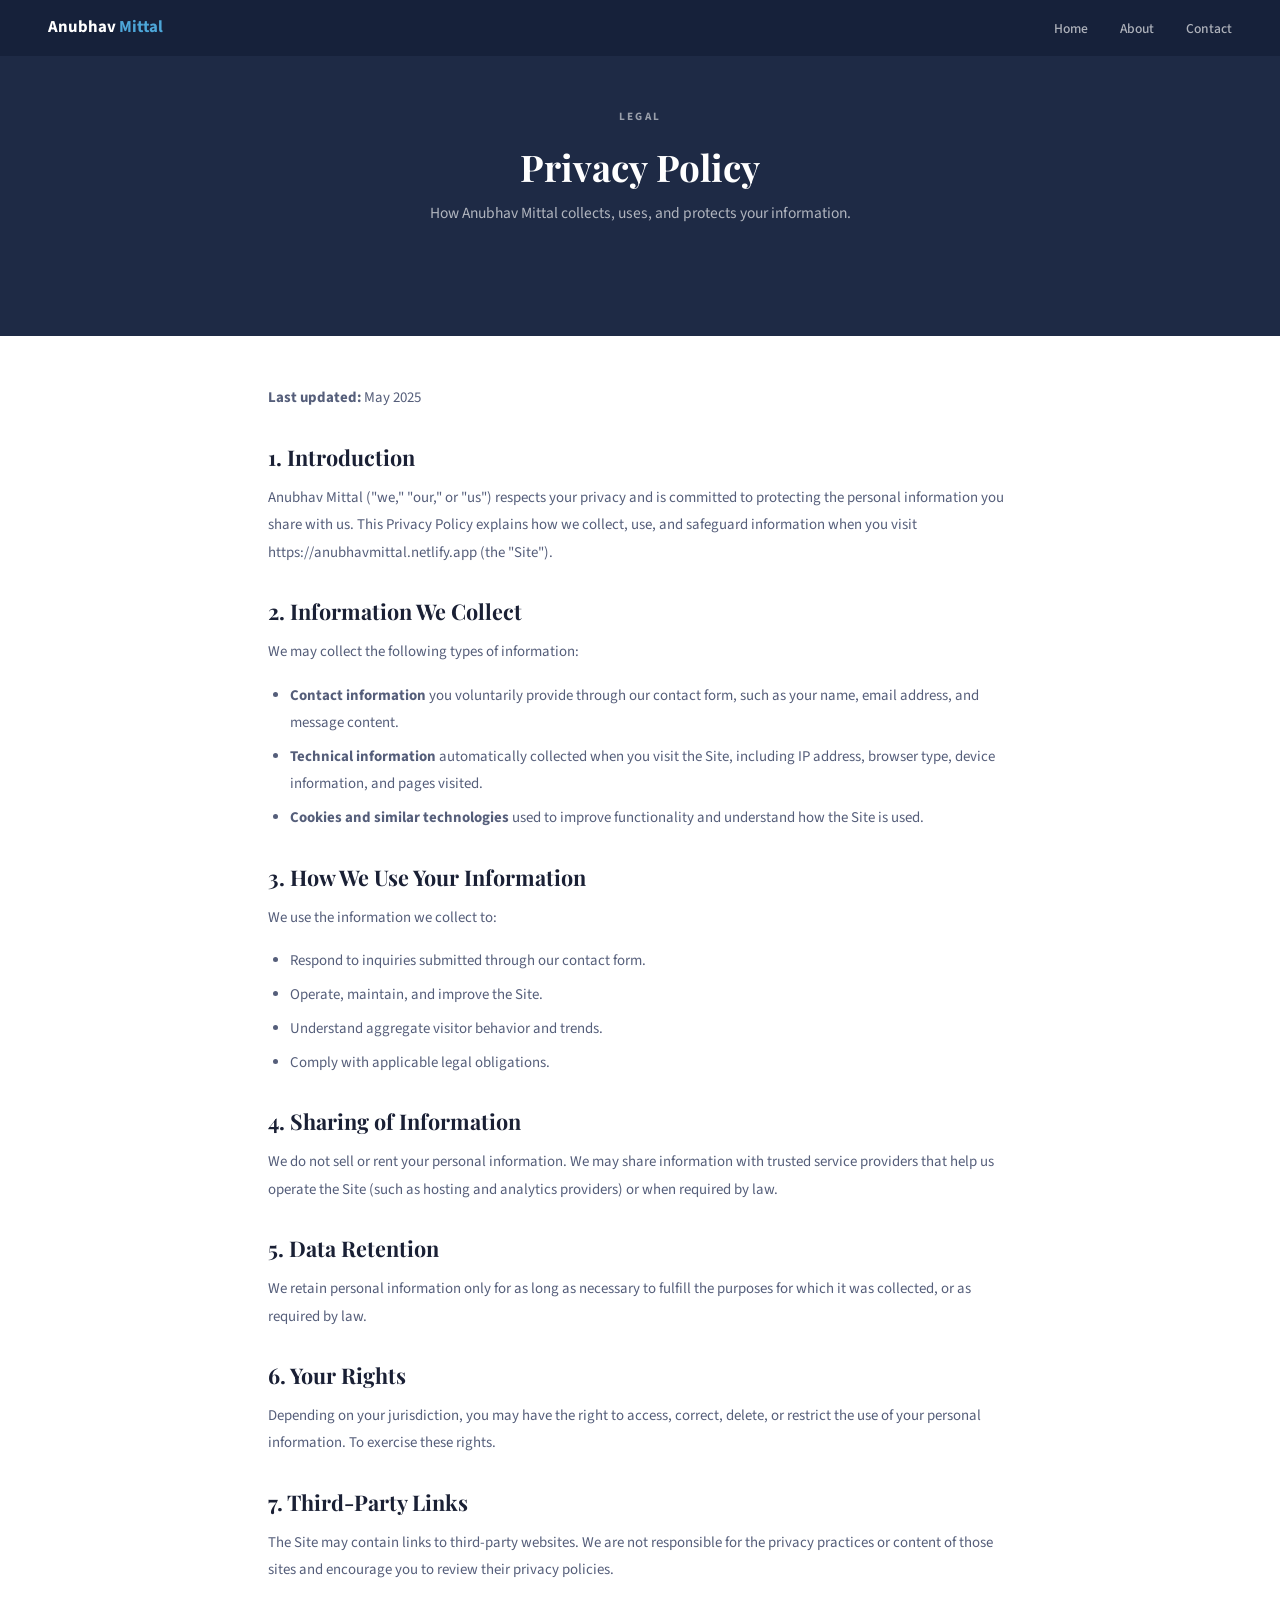
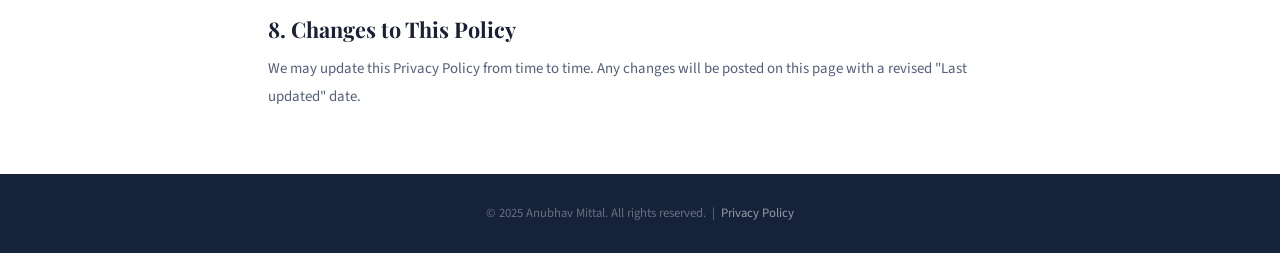
<file: privacy.html>
<!DOCTYPE html>
<html lang="en">
<head>
<meta charset="UTF-8"/>
<meta name="viewport" content="width=device-width,initial-scale=1.0"/>
<title>Privacy Policy | Anubhav Mittal</title>
<meta name="description" content="Privacy policy for Anubhav Mittal."/>
<meta name="robots" content="noindex"/>
<link rel="canonical" href="https://anubhavmittal.netlify.app/privacy.html"/>
<link href="https://fonts.googleapis.com/css2?family=Playfair+Display:wght@700&family=Source+Sans+3:wght@300;400;500;600&display=swap" rel="stylesheet"/>
<link rel="stylesheet" href="assets/style.css"/>
</head>
<body>

<!-- ══ NAV ═══════════════════════════════════════════════════════ -->
<nav id="main-nav">
  <a class="nav-logo" href="/">Anubhav<span> Mittal</span></a>
  <ul class="nav-links">
    <li><a href="/">Home</a></li>
    <li><a href="about.html">About</a></li>
    <li><a href="contact.html">Contact</a></li>
  </ul>
</nav>

<!-- ══ PAGE HERO ═════════════════════════════════════════════════ -->
<div class="pg-hero">
  <p class="eyebrow" style="color:rgba(255,255,255,.55)">Legal</p>
  <h1>Privacy Policy</h1>
  <p class="pg-sub">How Anubhav Mittal collects, uses, and protects your information.</p>
</div>

<!-- ══ POLICY BODY ═══════════════════════════════════════════════ -->
<div class="legal-wrap">
  <p class="legal-meta"><strong>Last updated:</strong> May 2025</p>

  <h2>1. Introduction</h2>
  <p>Anubhav Mittal ("we," "our," or "us") respects your privacy and is committed to protecting the personal information you share with us. This Privacy Policy explains how we collect, use, and safeguard information when you visit https://anubhavmittal.netlify.app (the "Site").</p>

  <h2>2. Information We Collect</h2>
  <p>We may collect the following types of information:</p>
  <ul>
    <li><strong>Contact information</strong> you voluntarily provide through our contact form, such as your name, email address, and message content.</li>
    <li><strong>Technical information</strong> automatically collected when you visit the Site, including IP address, browser type, device information, and pages visited.</li>
    <li><strong>Cookies and similar technologies</strong> used to improve functionality and understand how the Site is used.</li>
  </ul>

  <h2>3. How We Use Your Information</h2>
  <p>We use the information we collect to:</p>
  <ul>
    <li>Respond to inquiries submitted through our contact form.</li>
    <li>Operate, maintain, and improve the Site.</li>
    <li>Understand aggregate visitor behavior and trends.</li>
    <li>Comply with applicable legal obligations.</li>
  </ul>

  <h2>4. Sharing of Information</h2>
  <p>We do not sell or rent your personal information. We may share information with trusted service providers that help us operate the Site (such as hosting and analytics providers) or when required by law.</p>

  <h2>5. Data Retention</h2>
  <p>We retain personal information only for as long as necessary to fulfill the purposes for which it was collected, or as required by law.</p>

  <h2>6. Your Rights</h2>
  <p>Depending on your jurisdiction, you may have the right to access, correct, delete, or restrict the use of your personal information. To exercise these rights.</p>

  <h2>7. Third-Party Links</h2>
  <p>The Site may contain links to third-party websites. We are not responsible for the privacy practices or content of those sites and encourage you to review their privacy policies.</p>

  <h2>8. Changes to This Policy</h2>
  <p>We may update this Privacy Policy from time to time. Any changes will be posted on this page with a revised "Last updated" date.</p>
</div>

<footer>
  <p>&copy; 2025 Anubhav Mittal. All rights reserved. &nbsp;|&nbsp; <a href="privacy.html">Privacy Policy</a></p>
</footer>
</body>
</html>
</file>
<file: assets/style.css>
*,*::before,*::after{box-sizing:border-box;margin:0;padding:0}
:root{
  --navy:#1e2a45;--navy-deep:#16213a;--navy-mid:#253050;
  --blue:#4da6d8;--white:#fff;--off:#f4f5f7;--border:#e2e5ec;
  --td:#1a2035;--tm:#555e7a;--tl:#8892aa;
  --fh:'Playfair Display',Georgia,serif;--fb:'Source Sans 3',sans-serif;
}
html{scroll-behavior:smooth}
body{font-family:var(--fb);color:var(--td);background:var(--white);line-height:1.65;overflow-x:hidden}
/* NAV */
nav{position:sticky;top:0;z-index:200;display:flex;align-items:center;justify-content:space-between;padding:0 3rem;height:56px;background:var(--navy-deep)}
.nav-logo{font-family:var(--fb);font-size:1.05rem;font-weight:700;text-decoration:none;color:#fff;cursor:pointer}
.nav-logo span{color:var(--blue)}
.nav-links{display:flex;gap:2rem;list-style:none}
.nav-links a{font-size:.85rem;font-weight:500;color:rgba(255,255,255,.65);text-decoration:none;transition:color .2s;cursor:pointer}
.nav-links a:hover,.nav-links a.active{color:#fff}
.nav-has-drop{position:relative}
.nav-drop-toggle{display:flex;align-items:center;gap:.3rem;cursor:pointer;font-size:.85rem;font-weight:500;color:rgba(255,255,255,.65);transition:color .2s;text-decoration:none}
.nav-drop-toggle:hover{color:#fff}
.nav-chevron{font-size:.7rem;transition:transform .2s;display:inline-block}
.nav-dropdown{display:none;position:absolute;top:calc(100% + 10px);left:50%;transform:translateX(-50%);background:var(--navy-deep);border:1px solid rgba(255,255,255,.1);border-radius:8px;min-width:200px;padding:.4rem 0;box-shadow:0 12px 32px rgba(0,0,0,.4);list-style:none;z-index:300}
.nav-has-drop:hover .nav-dropdown{display:block}
.nav-dropdown li a{display:block;padding:.52rem 1.1rem;font-size:.8rem;color:rgba(255,255,255,.7);text-decoration:none;transition:all .15s;white-space:nowrap}
.nav-dropdown li a:hover{color:#fff;background:rgba(255,255,255,.06)}
/* FOOTER */
footer{background:var(--navy-deep);padding:1.8rem 3rem;text-align:center}
footer p{font-size:.8rem;color:rgba(255,255,255,.35)}
footer a{color:rgba(255,255,255,.55);text-decoration:none}
footer a:hover{color:#fff}
/* SHARED */
.eyebrow{font-size:.7rem;font-weight:700;letter-spacing:.18em;text-transform:uppercase;color:var(--blue);margin-bottom:.6rem}
.sec-title{font-family:var(--fh);font-size:1.9rem;font-weight:700;color:var(--td);line-height:1.2;margin-bottom:1.4rem}
/* HERO */
.h-hero{background:var(--navy);padding:60px 3rem 70px}
.h-inner{max-width:900px;margin:0 auto;display:flex;align-items:flex-start;gap:3.5rem}
.h-photo{flex-shrink:0;width:160px;height:160px;border-radius:50%;border:4px solid var(--blue);overflow:hidden;background:var(--navy-mid)}
.h-photo img{width:100%;height:100%;object-fit:cover;object-position:center 20%;display:block}
.h-name{font-family:var(--fh);font-size:2.3rem;font-weight:700;color:#fff;line-height:1.1;margin-bottom:.3rem}
.h-role{font-size:.95rem;font-weight:600;color:var(--blue);margin-bottom:1rem}
.h-desc{font-size:.97rem;color:rgba(255,255,255,.72);line-height:1.75;max-width:480px;margin-bottom:1.1rem}
.h-loc{display:flex;align-items:center;gap:.4rem;font-size:.83rem;color:rgba(255,255,255,.45)}
/* HOME ABOUT */
.h-about{background:var(--off);padding:70px 3rem}
.ha-inner{max-width:900px;margin:0 auto;display:grid;grid-template-columns:1fr 260px;gap:3.5rem;align-items:start}
.ha-text p{font-size:.95rem;color:var(--tm);line-height:1.8;margin-bottom:1rem}
.ha-link{display:inline-block;font-size:.88rem;font-weight:600;color:var(--blue);text-decoration:none;margin-top:.6rem;cursor:pointer}
.ha-photo{width:100%;aspect-ratio:3/4;object-fit:contain;object-position:center 25%;border-radius:8px;display:block}
/* ACCORDION */
.acc-section{padding:0 3rem 50px}
.acc-wrap{max-width:900px;margin:0 auto;display:flex;flex-direction:column;gap:.75rem}
.acc-btn{width:100%;display:flex;align-items:center;justify-content:space-between;padding:1rem 2rem;background:var(--navy-deep);color:#fff;font-family:var(--fb);font-size:.92rem;font-weight:600;border:none;border-radius:6px;cursor:pointer;transition:background .2s}
.acc-btn:hover{background:var(--navy-mid)}
.chevron{display:inline-block;transition:transform .3s}
.acc-btn.open .chevron{transform:rotate(180deg)}
.acc-body{display:none;background:var(--white);border:1px solid var(--border);border-radius:6px;padding:1.5rem 2rem}
.acc-body.open{display:block}
.social-media-list{display:flex;justify-content:center;gap:12px;flex-wrap:wrap;padding:.25rem 0}
.social-media-list a img{width:30px;height:30px;transition:transform .3s}
.social-media-list a:hover img{transform:scale(1.2)}
/* PRESS CARDS */
.h-press{background:#fff;padding:70px 3rem}
.pi{max-width:900px;margin:0 auto}
.pi .sec-title{margin-bottom:2rem}
.cards{display:grid;grid-template-columns:repeat(3,1fr);gap:1.2rem}
.card{border:1px solid var(--border);border-radius:6px;overflow:hidden;text-decoration:none;background:var(--white);display:flex;flex-direction:column;transition:box-shadow .2s,transform .2s}
.card:hover{box-shadow:0 10px 30px rgba(26,35,64,.12);transform:translateY(-3px)}
.ct{background:var(--navy);padding:1.4rem;display:flex;flex-direction:column;align-items:center;justify-content:center;text-align:center;min-height:110px}
.ct-cat{font-size:.65rem;font-weight:700;letter-spacing:.16em;text-transform:uppercase;color:rgba(255,255,255,.5);margin-bottom:.5rem}
.ct-ttl{font-family:var(--fh);font-size:1.02rem;font-weight:600;color:#fff;line-height:1.3}
.cb{padding:1.1rem 1.2rem;flex:1}
.cb-pub{font-size:.66rem;font-weight:700;letter-spacing:.12em;text-transform:uppercase;color:var(--blue);margin-bottom:.5rem}
.cb-hl{font-size:.92rem;font-weight:600;color:var(--td);line-height:1.4;margin-bottom:.5rem}
.cb-yr{font-size:.78rem;color:var(--tl)}
/* HOME CONTACT */
.h-contact{background:var(--off);padding:70px 3rem}
.hc-inner{max-width:900px;margin:0 auto;display:grid;grid-template-columns:1fr 1fr;gap:5rem;align-items:start}
.hc-title{font-family:var(--fh);font-size:1.6rem;font-weight:700;color:var(--td);margin-bottom:.6rem}
.hcp p{font-size:.9rem;color:var(--tm);line-height:1.7;margin-bottom:1.6rem}
.fl-lbl{font-size:.68rem;font-weight:700;letter-spacing:.18em;text-transform:uppercase;color:var(--tl);margin-bottom:.8rem}
.aside-soc{display:flex;gap:.5rem;flex-wrap:wrap}
.asoc{min-width:38px;height:38px;padding:0 .6rem;border:1.5px solid var(--border);border-radius:4px;display:flex;align-items:center;justify-content:center;font-size:.72rem;font-weight:700;color:var(--td);text-decoration:none;transition:all .18s}
.asoc:hover{background:var(--navy);color:#fff;border-color:var(--navy)}
/* FORMS */
.cf{display:flex;flex-direction:column;gap:1.1rem}
.cf label{font-size:.82rem;font-weight:600;color:var(--td);display:block;margin-bottom:.3rem}
.cf input,.cf textarea{width:100%;padding:.7rem .9rem;border:1px solid var(--border);border-radius:4px;font-family:var(--fb);font-size:.9rem;color:var(--td);background:var(--white);outline:none;transition:border-color .2s;resize:vertical}
.cf input:focus,.cf textarea:focus{border-color:var(--navy)}
.cf textarea{min-height:110px}
.btn-sm{align-self:flex-start;padding:.75rem 1.8rem;background:var(--navy-deep);color:#fff;font-family:var(--fb);font-size:.88rem;font-weight:600;border:none;border-radius:4px;cursor:pointer}
.btn-sm:hover{background:var(--blue)}
/* PAGE HERO */
.pg-hero{background:var(--navy);padding:52px 3rem 110px;text-align:center}
.pg-hero h1{font-family:var(--fh);font-size:2.3rem;font-weight:700;color:#fff;line-height:1.15;margin-bottom:.8rem;margin-top:1.2rem}
.pg-sub{font-size:.97rem;color:rgba(255,255,255,.65);max-width:500px;margin:0 auto;line-height:1.65}
/* ABOUT PAGE */
.pc-wrap{background:var(--off);padding:0 3rem}
.pc{max-width:840px;margin:0 auto;background:var(--white);border:1px solid var(--border);border-radius:8px;padding:1.8rem 2rem;display:flex;align-items:center;gap:2rem;transform:translateY(-32px);box-shadow:0 4px 20px rgba(26,35,64,.08)}
.pc-ph{width:80px;height:80px;border-radius:50%;border:3px solid var(--blue);overflow:hidden;flex-shrink:0}
.pc-ph img{width:100%;height:100%;object-fit:cover;object-position:center 20%}
.pc-nm{font-family:var(--fh);font-size:1.35rem;font-weight:700;color:var(--td);margin-bottom:.2rem}
.pc-rl{font-size:.88rem;font-weight:600;color:var(--blue);margin-bottom:.35rem}
.pc-lc{display:flex;align-items:center;gap:.3rem;font-size:.8rem;color:var(--tl)}
.am-wrap{padding:0 3rem 60px;margin-top:-16px}
.am-inner{max-width:840px;margin:0 auto;display:grid;grid-template-columns:1fr 220px;gap:3rem;align-items:start}
.csec{margin-bottom:3rem}
.cey{font-size:.68rem;font-weight:700;letter-spacing:.18em;text-transform:uppercase;color:var(--blue);margin-bottom:.5rem}
.csec h2{font-family:var(--fh);font-size:1.45rem;font-weight:700;color:var(--td);line-height:1.25;margin-bottom:1rem}
.csec p{font-size:.92rem;color:var(--tm);line-height:1.82;margin-bottom:.9rem}
.sidebar-facts{position:sticky;top:80px}
.sb-box{background:var(--white);border:1px solid var(--border);border-radius:6px;padding:1.3rem 1.4rem;margin-bottom:1.3rem}
.sb-title{font-size:.66rem;font-weight:700;letter-spacing:.18em;text-transform:uppercase;color:var(--tl);margin-bottom:1rem;padding-bottom:.6rem;border-bottom:1px solid var(--border)}
.fr{display:flex;justify-content:space-between;align-items:baseline;padding:.45rem 0;border-bottom:1px solid var(--border);gap:.8rem}
.fr:last-child{border-bottom:none}
.fl{font-size:.76rem;font-weight:600;color:var(--tl);white-space:nowrap}
.fv{font-size:.8rem;font-weight:600;color:var(--td);text-align:right;line-height:1.35}
.fw-lbl{font-size:.66rem;font-weight:700;letter-spacing:.18em;text-transform:uppercase;color:var(--tl);margin-bottom:.7rem}
.sb-soc{display:flex;gap:.5rem;flex-wrap:wrap}
.ssoc{min-width:34px;height:34px;padding:0 .5rem;border:1.5px solid var(--border);border-radius:4px;display:flex;align-items:center;justify-content:center;font-size:.7rem;font-weight:700;color:var(--td);text-decoration:none;transition:all .18s}
.ssoc:hover{background:var(--navy);color:#fff;border-color:var(--navy)}
/* CONTACT PAGE */
.cp-hero{background:var(--navy);padding:52px 3rem 110px;text-align:center}
.cc-wrap{padding:0 3rem;margin-top:-72px;position:relative;z-index:10}
.cc{max-width:760px;margin:0 auto;display:grid;grid-template-columns:1fr 1fr;border-radius:10px;overflow:hidden;box-shadow:0 12px 48px rgba(26,35,64,.18)}
.fp{background:var(--white);padding:2.4rem}
.fp h2{font-family:var(--fh);font-size:1.35rem;font-weight:700;color:var(--td);margin-bottom:.3rem}
.fp-sub{font-size:.85rem;color:var(--tl);margin-bottom:1.5rem}
.cf2{display:flex;flex-direction:column;gap:.9rem}
.cf2 label{font-size:.8rem;font-weight:600;color:var(--td);display:block;margin-bottom:.25rem}
.cf2 input,.cf2 textarea{width:100%;padding:.65rem .85rem;border:1px solid var(--border);border-radius:4px;font-family:var(--fb);font-size:.88rem;color:var(--td);outline:none;transition:border-color .2s;resize:vertical}
.cf2 input:focus,.cf2 textarea:focus{border-color:var(--navy)}
.cf2 textarea{min-height:100px}
.btn-cf2{padding:.75rem 1.6rem;background:var(--navy-deep);color:#fff;font-family:var(--fb);font-size:.88rem;font-weight:600;border:none;border-radius:4px;cursor:pointer;margin-top:.4rem}
.btn-cf2:hover{background:var(--blue)}
.ci{background:var(--navy);padding:2.4rem;display:flex;flex-direction:column;gap:1.5rem}
.ci-title{font-family:var(--fh);font-size:1.5rem;font-weight:700;color:#fff}
.ci-lbl{font-size:.66rem;font-weight:700;letter-spacing:.18em;text-transform:uppercase;color:rgba(255,255,255,.45);margin-bottom:.5rem}
.ci-val{font-size:.9rem;color:rgba(255,255,255,.85);text-decoration:none}
a.ci-val:hover{color:#fff}
.ci-soc{display:flex;gap:.5rem;flex-wrap:wrap}
.cisoc{min-width:34px;height:34px;padding:0 .5rem;border:1.5px solid rgba(255,255,255,.2);border-radius:4px;display:flex;align-items:center;justify-content:center;font-size:.7rem;font-weight:700;color:rgba(255,255,255,.7);text-decoration:none;transition:all .18s}
.cisoc:hover{background:rgba(255,255,255,.12);color:#fff}
/* ARTICLE PAGE */
.art-hero{background:var(--navy);padding:52px 3rem 80px}
.art-hero-inner{max-width:840px;margin:0 auto}
.art-hero-title{font-family:var(--fh);font-size:2.1rem;font-weight:700;color:#fff;line-height:1.2;margin:1rem 0 .8rem}
.art-meta{display:flex;align-items:center;gap:1.2rem;flex-wrap:wrap}
.art-meta-item{display:flex;align-items:center;gap:.35rem;font-size:.8rem;color:rgba(255,255,255,.55)}
.art-body{max-width:840px;margin:2rem auto 4rem;padding:0 3rem;display:grid;grid-template-columns:1fr 220px;gap:3rem;align-items:start}
.art-h2{font-family:var(--fh);font-size:1.35rem;font-weight:700;color:var(--td);margin:2rem 0 .8rem;line-height:1.25}
.art-p{font-size:.93rem;color:var(--tm);line-height:1.85;margin-bottom:1rem}
.art-p a{color:var(--blue);text-decoration:underline}
.art-quote{border-left:3px solid var(--blue);padding:.7rem 1.2rem;margin:1.5rem 0;font-style:italic;color:var(--tm);font-size:.95rem;line-height:1.7}
.art-hero-image{width:100%;max-height:420px;object-fit:cover;object-position:center 20%;border-radius:8px;margin-bottom:1rem;display:block}
.art-sidebar-box{position:sticky;top:80px}
.art-sb-box{background:var(--white);border:1px solid var(--border);border-radius:6px;padding:1.2rem 1.3rem;margin-bottom:1rem}
.art-sb-label{font-size:.64rem;font-weight:700;letter-spacing:.18em;text-transform:uppercase;color:var(--tl);margin-bottom:.9rem;padding-bottom:.55rem;border-bottom:1px solid var(--border);display:block}
.art-sb-row{display:flex;justify-content:space-between;align-items:baseline;padding:.4rem 0;border-bottom:1px solid var(--border);font-size:.78rem;gap:.8rem}
.art-sb-row:last-child{border-bottom:none}
.art-sb-row span:first-child{color:var(--tl);font-weight:600}
.art-sb-row span:last-child{color:var(--td);font-weight:600;text-align:right}
.card-article .ct-img{height:280px;overflow:hidden;background:var(--navy)}
.card-article .ct-img img{width:100%;height:100%;object-fit:cover;object-position:center 25%;display:block;transition:transform .3s}
.card-article:hover .ct-img img{transform:scale(1.05)}
/* PRIVACY / LEGAL PAGE */
.legal-wrap{max-width:840px;margin:0 auto;padding:3rem}
.legal-wrap h2{font-family:var(--fh);font-size:1.35rem;font-weight:700;color:var(--td);margin:2rem 0 .8rem;line-height:1.25}
.legal-wrap h2:first-child{margin-top:0}
.legal-wrap p{font-size:.93rem;color:var(--tm);line-height:1.85;margin-bottom:1rem}
.legal-wrap ul{margin:0 0 1rem 1.4rem}
.legal-wrap ul li{font-size:.93rem;color:var(--tm);line-height:1.85;margin-bottom:.4rem}
.legal-meta{font-size:.8rem;color:var(--tl);margin-bottom:1.5rem}
/* INLINE LINKS in generated content */
.ha-text p a,.csec p a,.art-p a,.h-desc a,.pg-sub a,.fp-sub a{color:var(--blue);text-decoration:underline;text-underline-offset:2px}
.ha-text p a:hover,.csec p a:hover,.h-desc a:hover,.pg-sub a:hover{opacity:.8}
.ha-text p strong,.csec p strong,.art-p strong,.h-desc strong,.pg-sub strong{font-weight:700;color:inherit}
@media(max-width:820px){
  nav{padding:0 1.2rem}
  .h-hero,.h-about,.h-press,.h-contact,.acc-section,.pg-hero,.pc-wrap,.am-wrap,.cc-wrap,.cp-hero,.legal-wrap{padding-left:1.2rem;padding-right:1.2rem}
  .h-inner{flex-direction:column;align-items:center;text-align:center}
  .h-desc{margin:0 auto 1rem}.h-loc{justify-content:center}
  .ha-inner,.hc-inner,.am-inner{grid-template-columns:1fr}
  .sidebar-facts{position:static}
  .pc{flex-direction:column;text-align:center}.pc-lc{justify-content:center}
  .cc{grid-template-columns:1fr}
  .cards{grid-template-columns:1fr}
  .art-body{grid-template-columns:1fr}.art-sidebar-box{position:static}
  .art-hero{padding:40px 1.2rem 60px}.art-hero-title{font-size:1.7rem}
}
</file>
